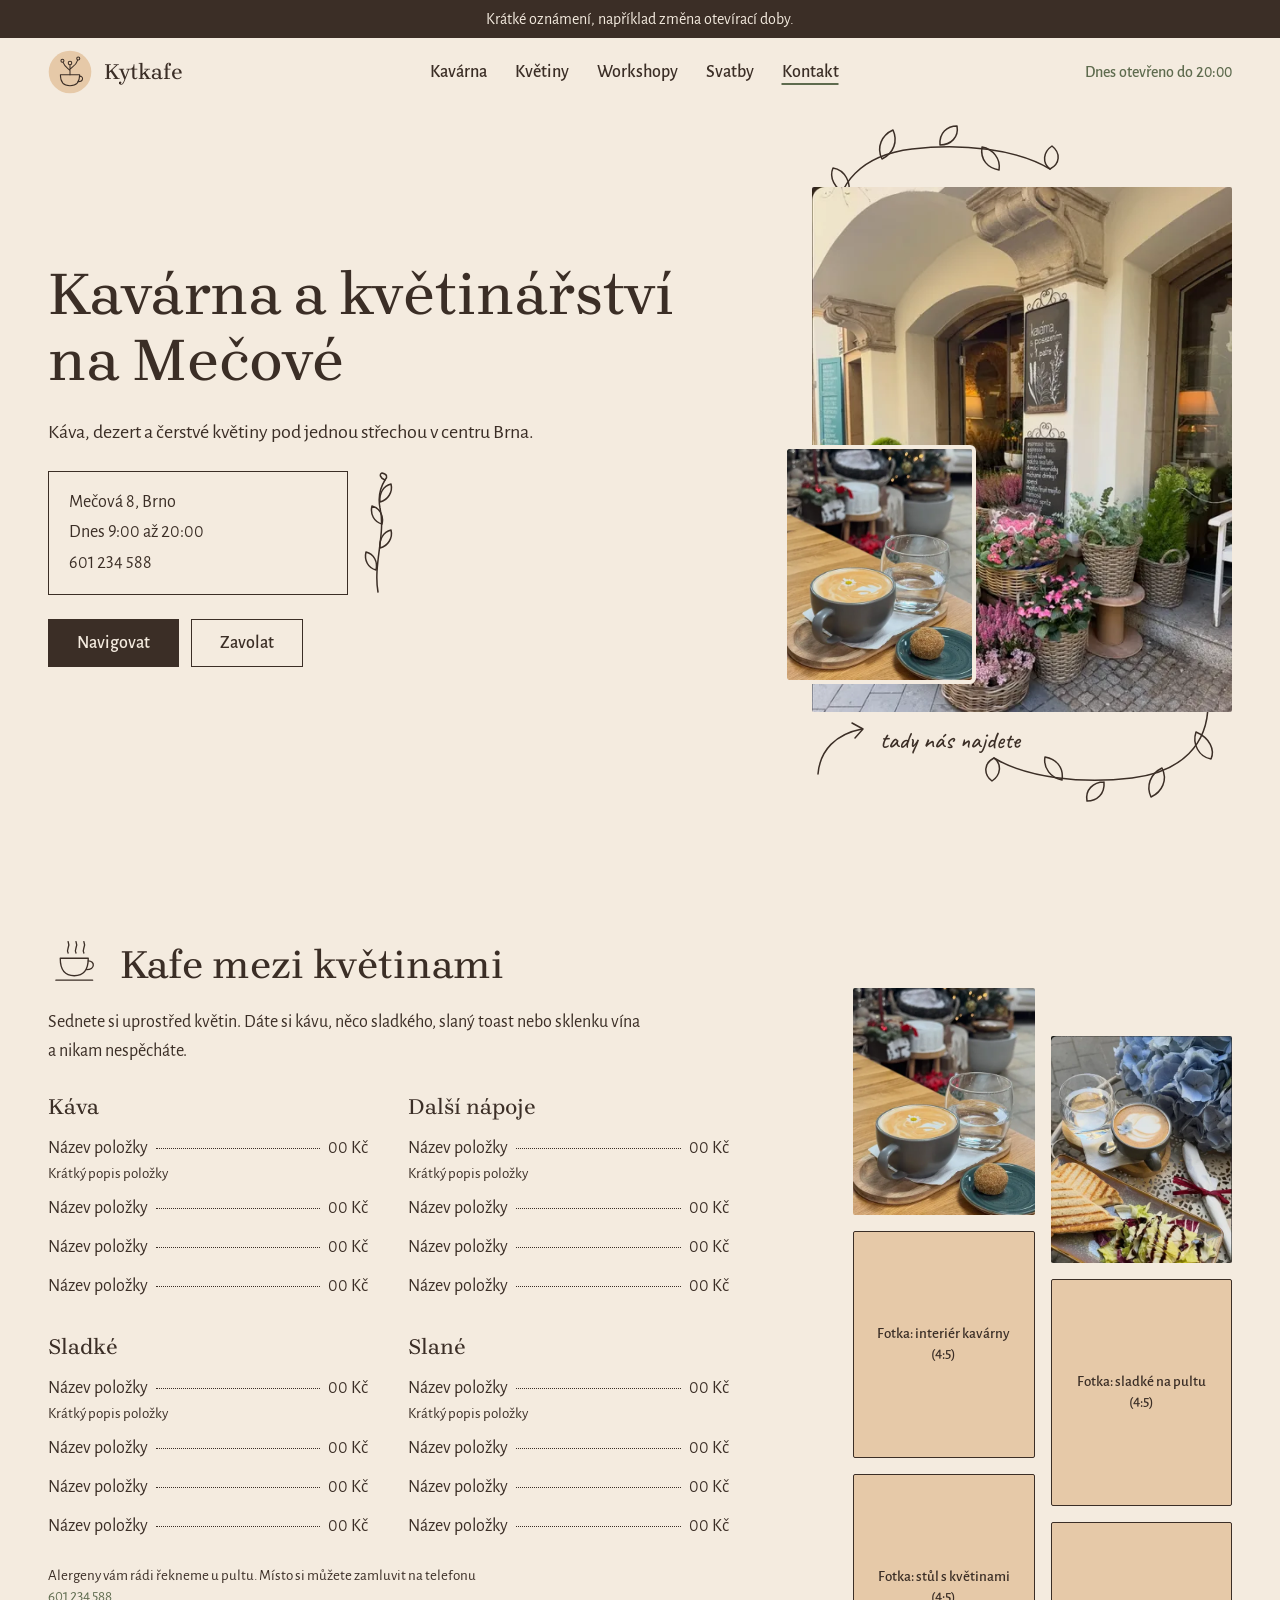
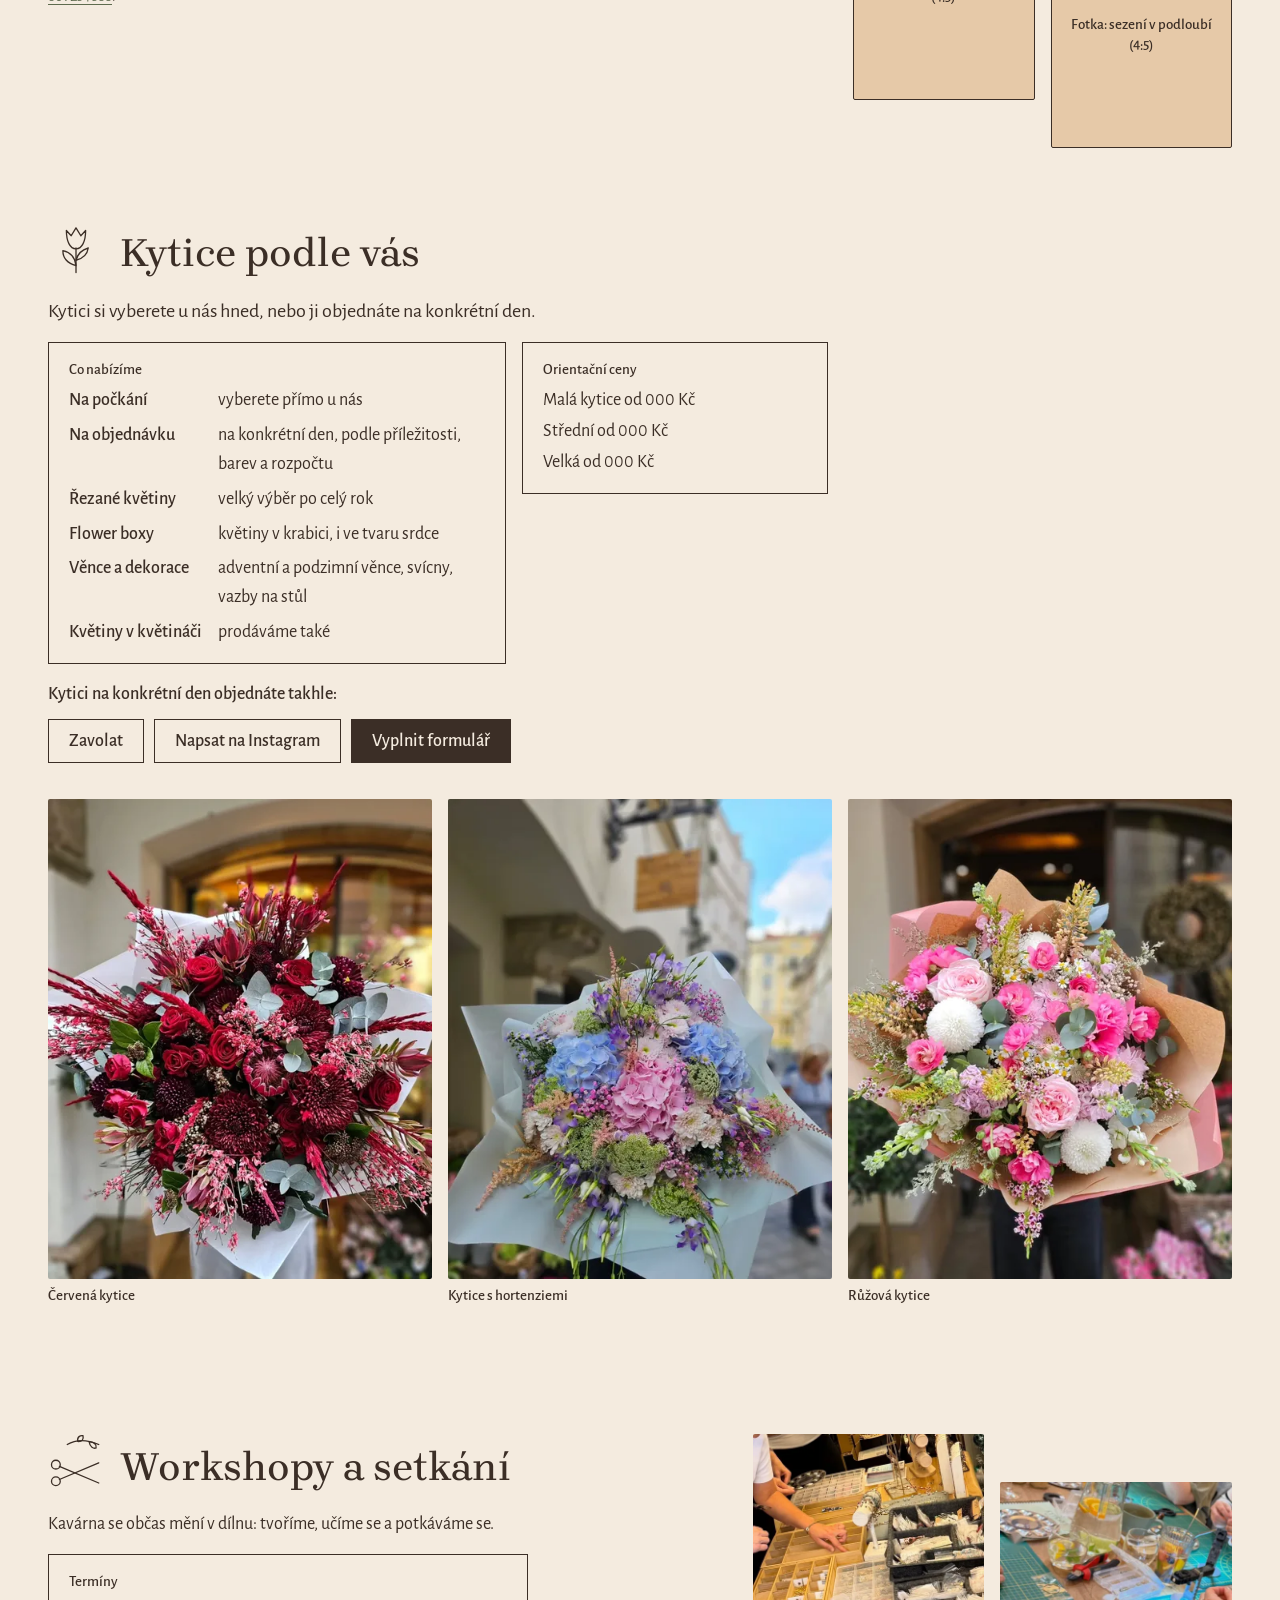
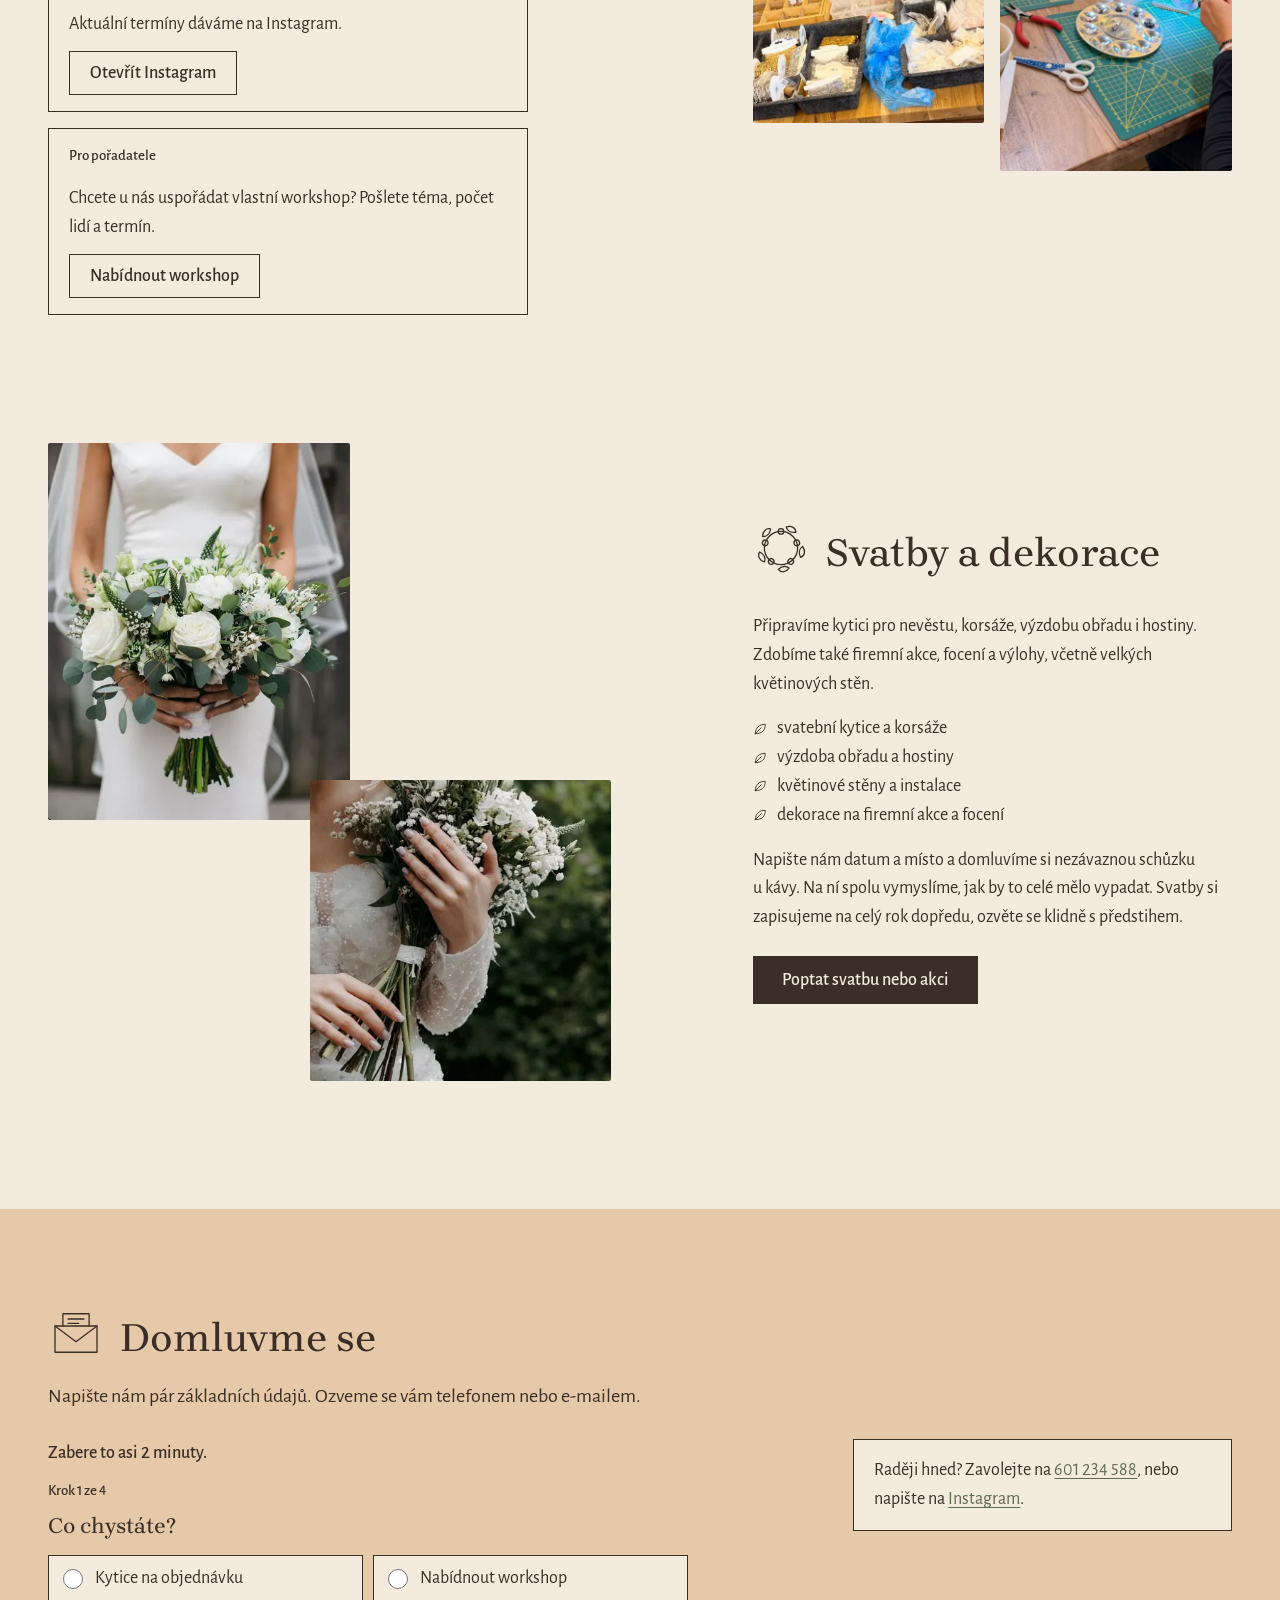
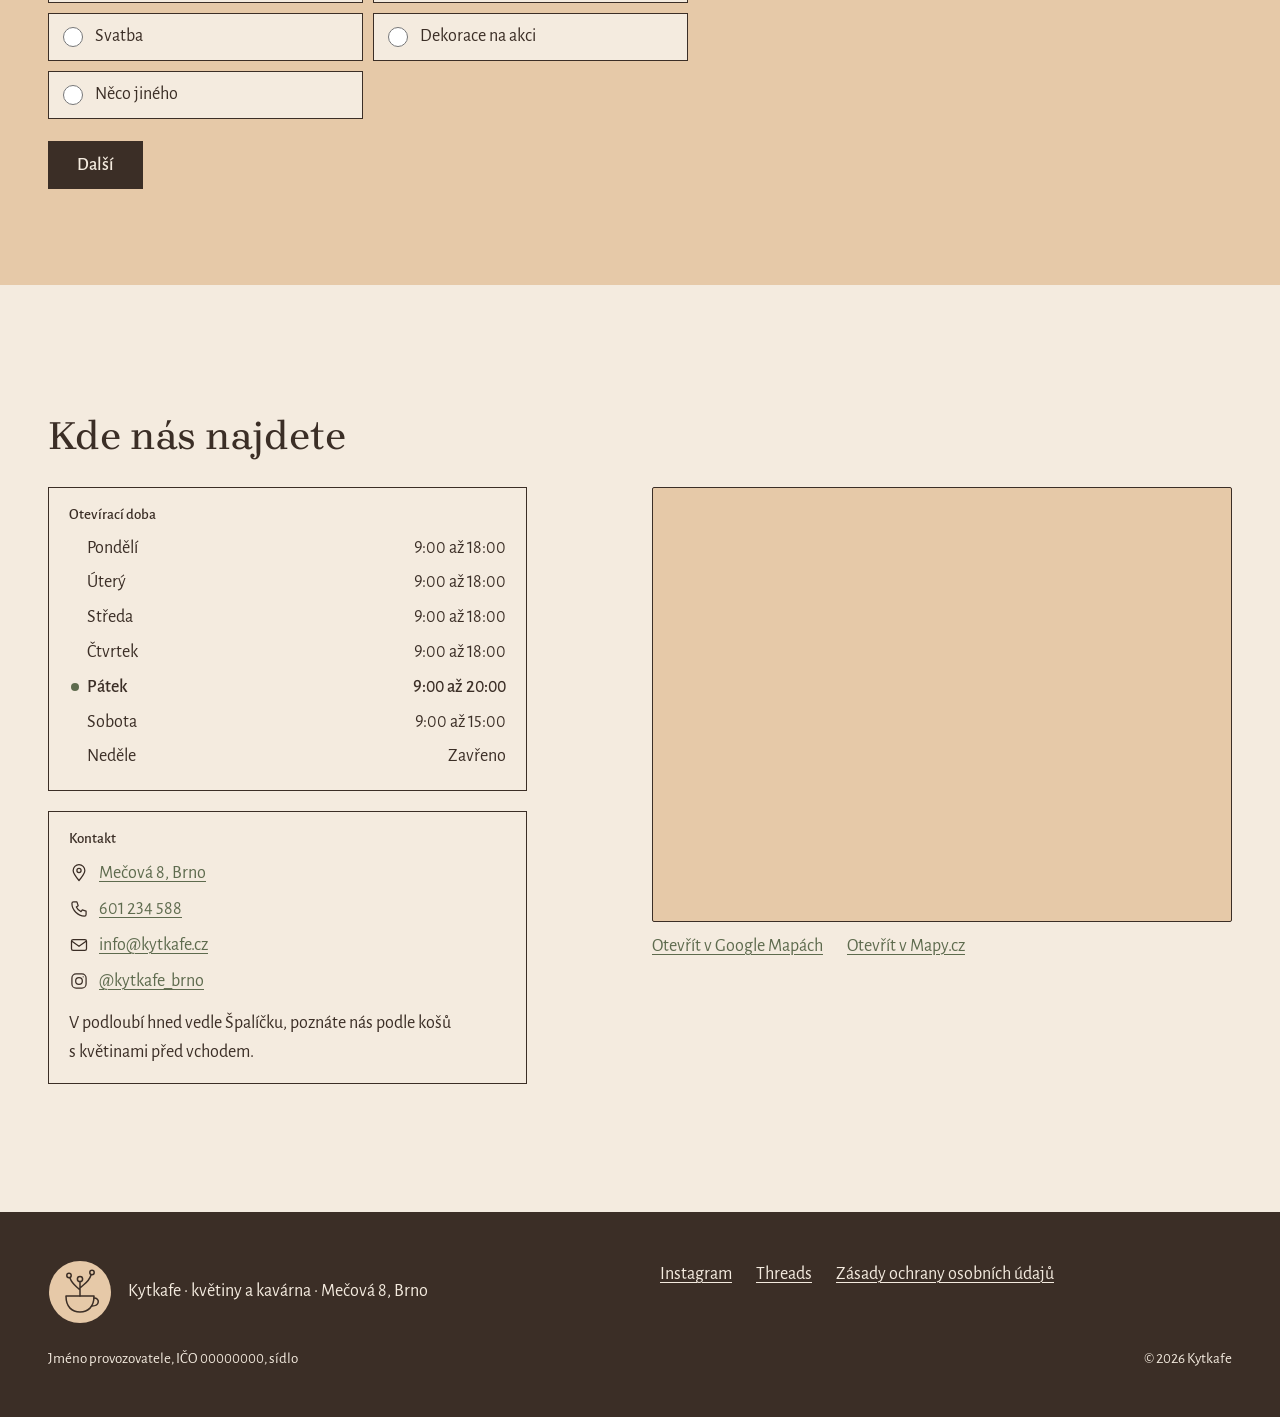
<file: index.html>
<!doctype html>
<html lang="cs">
<head>
<meta charset="utf-8">
<meta name="viewport" content="width=device-width, initial-scale=1">
<title>Kytkafe Brno, kavárna a&nbsp;květinářství na Mečové</title>
<meta name="description" content="Kavárna a květinářství v centru Brna. Káva, dezerty, kytice na počkání i na objednávku, workshopy a svatební floristika. Mečová 8.">
<!-- Demo ukázka: nesmí se indexovat. Odstranit až u ostrého webu. -->
<meta name="robots" content="noindex, nofollow">
<meta name="theme-color" content="#F4EBDF">
<link rel="icon" href="assets/svg/favicon.svg" type="image/svg+xml">
<link rel="preload" href="assets/fonts/brygada-1918-latin-500-normal.woff2" as="font" type="font/woff2" crossorigin>
<link rel="preload" href="assets/fonts/alegreya-sans-latin-400-normal.woff2" as="font" type="font/woff2" crossorigin>
<link rel="stylesheet" href="assets/css/style.css">
<script>document.documentElement.classList.add('js');</script>
<meta property="og:type" content="website">
<meta property="og:locale" content="cs_CZ">
<meta property="og:title" content="Kytkafe Brno, kavárna a květinářství na Mečové">
<meta property="og:description" content="Kavárna a květinářství v centru Brna. Káva, dezerty, kytice na počkání i na objednávku, workshopy a svatební floristika. Mečová 8.">
<meta name="twitter:card" content="summary_large_image">
<script type="application/ld+json">
{
  "@context": "https://schema.org",
  "@type": ["CafeOrCoffeeShop", "Florist"],
  "name": "Kytkafe",
  "description": "Kavárna a květinářství v centru Brna.",
  "telephone": "+420601234588",
  "address": {"@type": "PostalAddress", "streetAddress": "Mečová 8", "addressLocality": "Brno", "addressCountry": "CZ"},
  "sameAs": ["https://www.instagram.com/kytkafe_brno/", "https://www.threads.net/@kytkafe_brno"],
  "openingHoursSpecification": [
    {"@type": "OpeningHoursSpecification", "dayOfWeek": ["Monday", "Tuesday", "Wednesday", "Thursday"], "opens": "09:00", "closes": "18:00"},
    {"@type": "OpeningHoursSpecification", "dayOfWeek": "Friday", "opens": "09:00", "closes": "20:00"},
    {"@type": "OpeningHoursSpecification", "dayOfWeek": "Saturday", "opens": "09:00", "closes": "15:00"}
  ]
}
</script>
</head>
<body>
<a class="skip" href="#obsah">Přeskočit na obsah</a>

<div class="oznameni"><p>Krátké oznámení, například změna otevírací doby.</p></div>

<header class="hlavicka">
  <div class="obal hlavicka-vnitrek">
    <a class="logo-odkaz" href="#" aria-label="Kytkafe, zpět nahoru"><svg class="kresba" width="44" height="44" aria-hidden="true" focusable="false"><use href="assets/svg/kresby.svg#logo"/></svg><span>Kytkafe</span></a>
    <button class="menu-tlacitko" type="button" aria-label="Menu" aria-expanded="false" aria-controls="nav"><span class="menu-ikona" aria-hidden="true"></span></button>
    <p class="stav" data-stav-otevreni></p>
    <nav class="nav" id="nav" aria-label="Hlavní navigace">
      <ul class="nav-odkazy">
        <li><a href="#kavarna">Kavárna</a></li>
        <li><a href="#kvetiny">Květiny</a></li>
        <li><a href="#workshopy">Workshopy</a></li>
        <li><a href="#svatby">Svatby</a></li>
        <li><a href="#kontakt">Kontakt</a></li>
      </ul>
      <div class="nav-rychle">
        <a class="btn btn-vedlejsi" href="tel:+420601234588">Zavolat</a>
        <a class="btn btn-hlavni" href="https://www.google.com/maps/dir/?api=1&amp;destination=Me%C4%8Dov%C3%A1%208%2C%20Brno">Navigovat</a>
      </div>
    </nav>
  </div>
</header>

<main id="obsah">

  <!-- ===== 7.2 Úvod ===== -->
  <section class="uvod" aria-labelledby="nadpis-uvod">
    <div class="obal uvod-mrizka">
      <div class="uvod-text">
        <h1 id="nadpis-uvod">Kavárna a&nbsp;květinářství na Mečové</h1>
        <p class="perex">Káva, dezert a&nbsp;čerstvé květiny pod jednou střechou v&nbsp;centru Brna.</p>
        <div class="uvod-stitek">
          <div class="stitek">
            <ul class="stitek-radky">
              <li>Mečová 8, Brno</li>
              <li data-dnes>Dnes 9:00 až 18:00</li>
              <li>601&nbsp;234&nbsp;588</li>
            </ul>
          </div>
          <svg class="kresba uvod-vetvicka" width="40" height="122" aria-hidden="true" focusable="false"><use href="assets/svg/kresby.svg#vetvicka-svisla"/></svg>
        </div>
        <div class="tlacitka">
          <a class="btn btn-hlavni" href="https://www.google.com/maps/dir/?api=1&amp;destination=Me%C4%8Dov%C3%A1%208%2C%20Brno">Navigovat</a>
          <a class="btn btn-vedlejsi" href="tel:+420601234588">Zavolat</a>
        </div>
      </div>
      <div class="uvod-foto">
        <svg class="kresba stonek stonek-horni" aria-hidden="true" focusable="false" width="260" height="100"><use href="assets/svg/kresby.svg#stonek"/></svg>
        <figure class="foto uvod-foto-velka">
          <img src="assets/img/uvod-vyloha-960.webp" srcset="assets/img/uvod-vyloha-480.webp 480w, assets/img/uvod-vyloha-960.webp 960w" sizes="(min-width: 720px) 420px, 45vw" width="960" height="1200" alt="Výloha Kytkafe v podloubí na Mečové: proutěné koše s květinami před vchodem a křídové tabule" fetchpriority="high">
        </figure>
        <figure class="foto uvod-foto-mala">
          <img src="assets/img/kavarna-1-480.webp" srcset="assets/img/kavarna-1-480.webp 480w, assets/img/kavarna-1-960.webp 960w" sizes="(min-width: 720px) 190px, 45vw" width="960" height="1200" alt="Latte s kopretinou v pěně, sklenice vody a zákusek na dřevěném tácku">
        </figure>
        <div class="uvod-poznamka">
          <svg class="kresba sipka" width="60" height="60" aria-hidden="true" focusable="false"><use href="assets/svg/kresby.svg#sipka"/></svg>
          <p class="poznamka">tady nás najdete</p>
        </div>
        <svg class="kresba stonek stonek-dolni" aria-hidden="true" focusable="false" width="260" height="100"><use href="assets/svg/kresby.svg#stonek-dole"/></svg>
      </div>
    </div>
  </section>

  <!-- ===== 7.3 Kavárna ===== -->
  <section id="kavarna" aria-labelledby="nadpis-kavarna">
    <div class="obal kavarna-mrizka">
      <div class="kavarna-intro">
        <div class="sekce-hlava"><svg class="kresba" width="56" height="56" aria-hidden="true" focusable="false"><use href="assets/svg/kresby.svg#salek"/></svg><h2 id="nadpis-kavarna">Kafe mezi květinami</h2></div>
        <p>Sednete si uprostřed květin. Dáte si kávu, něco sladkého, slaný toast nebo sklenku vína a&nbsp;nikam nespěcháte.</p>
      </div>
      <!-- Fotky: na desktopu dva sloupce (pravý posunutý dolů), na užších šířkách karusel po jedné fotce s čárkami pod ním -->
      <div class="kavarna-fotky karusel" tabindex="0" role="group" aria-label="Fotky z kavárny, posouvejte vodorovně">
        <figure class="foto ">
          <img src="assets/img/kavarna-1-960.webp" srcset="assets/img/kavarna-1-480.webp 480w, assets/img/kavarna-1-960.webp 960w" sizes="(min-width: 1080px) 20vw, 45vw" width="960" height="1200" alt="Latte s kopretinou v pěně, sklenice vody a zákusek na dřevěném tácku" loading="lazy">
        </figure>
        <figure class="foto ">
          <img src="assets/img/kavarna-2-960.webp" srcset="assets/img/kavarna-2-480.webp 480w, assets/img/kavarna-2-960.webp 960w" sizes="(min-width: 1080px) 20vw, 45vw" width="960" height="1200" alt="Cappuccino s lístkem hortenzie, opečený toast se salátem a modré hortenzie na stole" loading="lazy">
        </figure>
        <figure class="foto ">
          <div class="foto-zastupny pomer-4-5" role="img" aria-label="Zástupný blok: interiér kavárny">Fotka: interiér kavárny (4:5)</div>
        </figure>
        <figure class="foto ">
          <div class="foto-zastupny pomer-4-5" role="img" aria-label="Zástupný blok: sladké na pultu">Fotka: sladké na pultu (4:5)</div>
        </figure>
        <figure class="foto ">
          <div class="foto-zastupny pomer-4-5" role="img" aria-label="Zástupný blok: stůl s květinami">Fotka: stůl s&nbsp;květinami (4:5)</div>
        </figure>
        <figure class="foto ">
          <div class="foto-zastupny pomer-4-5" role="img" aria-label="Zástupný blok: sezení v podloubí">Fotka: sezení v&nbsp;podloubí (4:5)</div>
        </figure>
      </div>
      <div class="karusel-carky" aria-hidden="true">
        <svg class="kresba vetvicka vetvicka-leva" width="78" height="30" focusable="false"><use href="assets/svg/kresby.svg#vetvicka"/></svg>
        <div class="carky"></div>
        <svg class="kresba vetvicka" width="78" height="30" focusable="false"><use href="assets/svg/kresby.svg#vetvicka"/></svg>
      </div>
      <div class="kavarna-menu">
        <div class="menu-kategorie">
        <div>
          <h3>Káva</h3>
          <ul>
            <li class="menu-polozka">
              <div class="menu-radek"><span>Název položky</span><span class="tecky" aria-hidden="true"></span><span>00&nbsp;Kč</span></div>
              <p class="menu-popis">Krátký popis položky</p>
            </li>
            <li class="menu-polozka">
              <div class="menu-radek"><span>Název položky</span><span class="tecky" aria-hidden="true"></span><span>00&nbsp;Kč</span></div>
            </li>
            <li class="menu-polozka">
              <div class="menu-radek"><span>Název položky</span><span class="tecky" aria-hidden="true"></span><span>00&nbsp;Kč</span></div>
            </li>
            <li class="menu-polozka">
              <div class="menu-radek"><span>Název položky</span><span class="tecky" aria-hidden="true"></span><span>00&nbsp;Kč</span></div>
            </li>
          </ul>
        </div>
        <div>
          <h3>Další nápoje</h3>
          <ul>
            <li class="menu-polozka">
              <div class="menu-radek"><span>Název položky</span><span class="tecky" aria-hidden="true"></span><span>00&nbsp;Kč</span></div>
              <p class="menu-popis">Krátký popis položky</p>
            </li>
            <li class="menu-polozka">
              <div class="menu-radek"><span>Název položky</span><span class="tecky" aria-hidden="true"></span><span>00&nbsp;Kč</span></div>
            </li>
            <li class="menu-polozka">
              <div class="menu-radek"><span>Název položky</span><span class="tecky" aria-hidden="true"></span><span>00&nbsp;Kč</span></div>
            </li>
            <li class="menu-polozka">
              <div class="menu-radek"><span>Název položky</span><span class="tecky" aria-hidden="true"></span><span>00&nbsp;Kč</span></div>
            </li>
          </ul>
        </div>
        <div>
          <h3>Sladké</h3>
          <ul>
            <li class="menu-polozka">
              <div class="menu-radek"><span>Název položky</span><span class="tecky" aria-hidden="true"></span><span>00&nbsp;Kč</span></div>
              <p class="menu-popis">Krátký popis položky</p>
            </li>
            <li class="menu-polozka">
              <div class="menu-radek"><span>Název položky</span><span class="tecky" aria-hidden="true"></span><span>00&nbsp;Kč</span></div>
            </li>
            <li class="menu-polozka">
              <div class="menu-radek"><span>Název položky</span><span class="tecky" aria-hidden="true"></span><span>00&nbsp;Kč</span></div>
            </li>
            <li class="menu-polozka">
              <div class="menu-radek"><span>Název položky</span><span class="tecky" aria-hidden="true"></span><span>00&nbsp;Kč</span></div>
            </li>
          </ul>
        </div>
        <div>
          <h3>Slané</h3>
          <ul>
            <li class="menu-polozka">
              <div class="menu-radek"><span>Název položky</span><span class="tecky" aria-hidden="true"></span><span>00&nbsp;Kč</span></div>
              <p class="menu-popis">Krátký popis položky</p>
            </li>
            <li class="menu-polozka">
              <div class="menu-radek"><span>Název položky</span><span class="tecky" aria-hidden="true"></span><span>00&nbsp;Kč</span></div>
            </li>
            <li class="menu-polozka">
              <div class="menu-radek"><span>Název položky</span><span class="tecky" aria-hidden="true"></span><span>00&nbsp;Kč</span></div>
            </li>
            <li class="menu-polozka">
              <div class="menu-radek"><span>Název položky</span><span class="tecky" aria-hidden="true"></span><span>00&nbsp;Kč</span></div>
            </li>
          </ul>
        </div>
        </div>
        <p class="menu-poznamka mala">Alergeny vám rádi řekneme u&nbsp;pultu. Místo si můžete zamluvit na telefonu <a href="tel:+420601234588">601&nbsp;234&nbsp;588</a>.</p>
      </div>
    </div>
  </section>

  <!-- ===== 7.4 Květiny ===== -->
  <section id="kvetiny" aria-labelledby="nadpis-kvetiny">
    <div class="obal sekce-text">
      <div class="sekce-hlava"><svg class="kresba" width="56" height="56" aria-hidden="true" focusable="false"><use href="assets/svg/kresby.svg#tulipan"/></svg><h2 id="nadpis-kvetiny">Kytice podle vás</h2></div>
      <p class="perex">Kytici si vyberete u&nbsp;nás hned, nebo ji objednáte na konkrétní den.</p>
      <div class="kv-info">
        <div class="stitek">
          <p class="stitek-popisek">Co nabízíme</p>
          <dl class="stitek-tabulka">
            <dt>Na počkání</dt><dd>vyberete přímo u&nbsp;nás</dd>
            <dt>Na objednávku</dt><dd>na konkrétní den, podle příležitosti, barev a&nbsp;rozpočtu</dd>
            <dt>Řezané květiny</dt><dd>velký výběr po celý rok</dd>
            <dt>Flower boxy</dt><dd>květiny v&nbsp;krabici, i&nbsp;ve tvaru srdce</dd>
            <dt>Věnce a&nbsp;dekorace</dt><dd>adventní a&nbsp;podzimní věnce, svícny, vazby na stůl</dd>
            <dt>Květiny v&nbsp;květináči</dt><dd>prodáváme také</dd>
          </dl>
        </div>
        <div class="stitek ceny">
          <p class="stitek-popisek">Orientační ceny</p>
          <ul class="stitek-radky">
            <li>Malá kytice od 000&nbsp;Kč</li>
            <li>Střední od 000&nbsp;Kč</li>
            <li>Velká od 000&nbsp;Kč</li>
          </ul>
        </div>
      </div>
      <div class="objednat">
        <p class="objednat-nadpis">Kytici na konkrétní den objednáte takhle:</p>
        <div class="tlacitka-rada">
          <a class="btn btn-vedlejsi btn-male" href="tel:+420601234588">Zavolat</a>
          <a class="btn btn-vedlejsi btn-male" href="https://ig.me/m/kytkafe_brno">Napsat na Instagram</a>
          <a class="btn btn-hlavni btn-male" href="?typ=kytice#napiste">Vyplnit formulář</a>
        </div>
      </div>
    </div>
    <div class="obal">
      <div class="pas karusel" tabindex="0" role="group" aria-label="Fotky kytic, posouvejte vodorovně">
        <figure class="foto ">
          <img src="assets/img/kvetiny-1-960.webp" srcset="assets/img/kvetiny-1-480.webp 480w, assets/img/kvetiny-1-960.webp 960w" sizes="(min-width: 720px) 32vw, 92vw" width="960" height="1200" alt="Velká kytice v červených odstínech s růžemi, proteou a eukalyptem" loading="lazy">
          <figcaption>Červená kytice</figcaption>
        </figure>
        <figure class="foto ">
          <img src="assets/img/kvetiny-2-960.webp" srcset="assets/img/kvetiny-2-480.webp 480w, assets/img/kvetiny-2-960.webp 960w" sizes="(min-width: 720px) 32vw, 92vw" width="960" height="1200" alt="Kytice s modrými a růžovými hortenziemi v mátově zeleném balicím papíru" loading="lazy">
          <figcaption>Kytice s&nbsp;hortenziemi</figcaption>
        </figure>
        <figure class="foto ">
          <img src="assets/img/kvetiny-3-960.webp" srcset="assets/img/kvetiny-3-480.webp 480w, assets/img/kvetiny-3-960.webp 960w" sizes="(min-width: 720px) 32vw, 92vw" width="960" height="1200" alt="Růžová kytice s růžemi a bílými chryzantémami v kraftovém papíru" loading="lazy">
          <figcaption>Růžová kytice</figcaption>
        </figure>
      </div>
      <div class="karusel-carky" aria-hidden="true">
        <svg class="kresba vetvicka vetvicka-leva" width="78" height="30" focusable="false"><use href="assets/svg/kresby.svg#vetvicka"/></svg>
        <div class="carky"></div>
        <svg class="kresba vetvicka" width="78" height="30" focusable="false"><use href="assets/svg/kresby.svg#vetvicka"/></svg>
      </div>
    </div>
  </section>

  <!-- ===== 7.5 Workshopy a setkání (jen informační, bez termínů a přihlašování) ===== -->
  <section id="workshopy" aria-labelledby="nadpis-workshopy">
    <div class="obal workshopy-mrizka">
      <div class="workshopy-text sekce-text">
        <div class="sekce-hlava"><svg class="kresba" width="56" height="56" aria-hidden="true" focusable="false"><use href="assets/svg/kresby.svg#nuzky"/></svg><h2 id="nadpis-workshopy">Workshopy a&nbsp;setkání</h2></div>
        <p>Kavárna se občas mění v&nbsp;dílnu: tvoříme, učíme se a&nbsp;potkáváme se.</p>
        <div class="stitek stitek-akce">
          <p class="stitek-popisek">Termíny</p>
          <p>Aktuální termíny dáváme na Instagram.</p>
          <a class="btn btn-vedlejsi btn-male" href="https://www.instagram.com/kytkafe_brno/">Otevřít Instagram</a>
        </div>
        <div class="stitek stitek-akce">
          <p class="stitek-popisek">Pro pořadatele</p>
          <p>Chcete u&nbsp;nás uspořádat vlastní workshop? Pošlete téma, počet lidí a&nbsp;termín.</p>
          <a class="btn btn-vedlejsi btn-male" href="?typ=workshop#napiste">Nabídnout workshop</a>
        </div>
      </div>
      <div class="workshopy-fotky">
        <figure class="foto ">
          <img src="assets/img/workshopy-1-960.webp" srcset="assets/img/workshopy-1-480.webp 480w, assets/img/workshopy-1-960.webp 960w" sizes="(min-width: 1080px) 20vw, 45vw" width="960" height="1200" alt="Stůl s krabičkami a materiálem na tvoření při workshopu" loading="lazy">
        </figure>
        <figure class="foto ">
          <img src="assets/img/workshopy-2-960.webp" srcset="assets/img/workshopy-2-480.webp 480w, assets/img/workshopy-2-960.webp 960w" sizes="(min-width: 1080px) 20vw, 45vw" width="960" height="1200" alt="Pracovní stůl při workshopu: řezací podložky, kleště, nůžky a sklenice s limonádou" loading="lazy">
        </figure>
      </div>
    </div>
  </section>

  <!-- ===== 7.6 Svatby a dekorace ===== -->
  <section id="svatby" aria-labelledby="nadpis-svatby">
    <div class="obal svatby-mrizka">
      <div class="svatby-text sekce-text">
        <div class="sekce-hlava"><svg class="kresba" width="56" height="56" aria-hidden="true" focusable="false"><use href="assets/svg/kresby.svg#venecek"/></svg><h2 id="nadpis-svatby">Svatby a&nbsp;dekorace</h2></div>
        <p>Připravíme kytici pro nevěstu, korsáže, výzdobu obřadu i&nbsp;hostiny. Zdobíme také firemní akce, focení a&nbsp;výlohy, včetně velkých květinových stěn.</p>
        <ul class="seznam-listky">
          <li><svg class="kresba" width="14" height="14" aria-hidden="true" focusable="false"><use href="assets/svg/kresby.svg#listek"/></svg>svatební kytice a&nbsp;korsáže</li>
          <li><svg class="kresba" width="14" height="14" aria-hidden="true" focusable="false"><use href="assets/svg/kresby.svg#listek"/></svg>výzdoba obřadu a&nbsp;hostiny</li>
          <li><svg class="kresba" width="14" height="14" aria-hidden="true" focusable="false"><use href="assets/svg/kresby.svg#listek"/></svg>květinové stěny a&nbsp;instalace</li>
          <li><svg class="kresba" width="14" height="14" aria-hidden="true" focusable="false"><use href="assets/svg/kresby.svg#listek"/></svg>dekorace na firemní akce a&nbsp;focení</li>
        </ul>
        <p>Napište nám datum a&nbsp;místo a&nbsp;domluvíme si nezávaznou schůzku u&nbsp;kávy. Na ní spolu vymyslíme, jak by to celé mělo vypadat. Svatby si zapisujeme na celý rok dopředu, ozvěte se klidně s&nbsp;předstihem.</p>
        <a class="btn btn-hlavni" href="?typ=svatba#napiste">Poptat svatbu nebo akci</a>
      </div>
      <div class="svatby-fotky">
        <figure class="foto velka">
          <img src="assets/img/svatby-1-960.webp" srcset="assets/img/svatby-1-480.webp 480w, assets/img/svatby-1-960.webp 960w" sizes="(min-width: 1080px) 30vw, 66vw" width="960" height="1200" alt="Nevěsta drží bílou svatební kytici z růží a eukalyptu" loading="lazy">
        </figure>
        <figure class="foto mala-foto">
          <img src="assets/img/svatby-2-960.webp" srcset="assets/img/svatby-2-480.webp 480w, assets/img/svatby-2-960.webp 960w" sizes="(min-width: 1080px) 20vw, 38vw" width="960" height="960" alt="Detail malé svatební kytice z bílých květů v rukou nevěsty" loading="lazy">
        </figure>
      </div>
    </div>
  </section>

  <!-- ===== 7.7 Domluvme se (formulář) ===== -->
  <section class="napiste" id="napiste" tabindex="-1" aria-labelledby="nadpis-napiste">
    <div class="obal napiste-mrizka">
      <div class="napiste-uvod sekce-text">
        <div class="sekce-hlava"><svg class="kresba" width="56" height="56" aria-hidden="true" focusable="false"><use href="assets/svg/kresby.svg#obalka"/></svg><h2 id="nadpis-napiste">Domluvme se</h2></div>
        <p class="perex">Napište nám pár základních údajů. Ozveme se vám telefonem nebo e-mailem.</p>
      </div>
      <aside class="napiste-vedle stitek">
        <p>Raději hned? Zavolejte na <a href="tel:+420601234588">601&nbsp;234&nbsp;588</a>, nebo napište na <a href="https://ig.me/m/kytkafe_brno">Instagram</a>.</p>
      </aside>

      <p class="cas napiste-cas">Zabere to asi 2 minuty.</p>
      <form class="formular" id="formular" action="#napiste" method="get" novalidate>
        <p class="krok-stav mala" id="krok-stav"></p>

        <!-- Formulář má čtyři kroky. S JavaScriptem je vidět vždy jeden, bez něj všechny pod sebou. -->
        <fieldset class="krok" data-krok="1" tabindex="-1">
          <legend>Co chystáte?</legend>
          <div id="typ-skupina" tabindex="-1" aria-describedby="chyba-typ">
            <div class="volby">
          <label class="volba"><input type="radio" name="typ" value="kytice"> Kytice na objednávku</label>
          <label class="volba"><input type="radio" name="typ" value="workshop"> Nabídnout workshop</label>
          <label class="volba"><input type="radio" name="typ" value="svatba"> Svatba</label>
          <label class="volba"><input type="radio" name="typ" value="dekorace"> Dekorace na akci</label>
          <label class="volba"><input type="radio" name="typ" value="jine"> Něco jiného</label>
            </div>
          </div>
          <p class="chyba" id="chyba-typ"></p>
        </fieldset>

        <fieldset class="krok" data-krok="2" tabindex="-1">
          <legend>Jméno</legend>
          <div>
            <label class="pole-popisek" for="jmeno">Jak se jmenujete?</label>
            <input type="text" id="jmeno" name="jmeno" autocomplete="name" required aria-describedby="chyba-jmeno">
            <p class="chyba" id="chyba-jmeno"></p>
          </div>
        </fieldset>

        <fieldset class="krok" data-krok="3" tabindex="-1">
          <legend>Telefon nebo e-mail</legend>
          <div class="dva">
            <div>
              <label class="pole-popisek" for="telefon">Telefon</label>
              <input type="tel" id="telefon" name="telefon" autocomplete="tel" aria-describedby="chyba-kontakt napoveda-kontakt">
            </div>
            <div>
              <label class="pole-popisek" for="email">E-mail</label>
              <input type="email" id="email" name="email" autocomplete="email" aria-describedby="chyba-kontakt napoveda-kontakt">
            </div>
          </div>
          <p class="chyba" id="chyba-kontakt"></p>
          <p class="napoveda" id="napoveda-kontakt">Stačí jedno, podle toho, jak se vám líp odpovídá.</p>
        </fieldset>

        <fieldset class="krok" data-krok="4" tabindex="-1">
          <legend>Podrobnosti a&nbsp;zpráva</legend>
          <!-- Pole podle typu poptávky. Bez JavaScriptu jsou vidět všechna, s nadpisem typu. -->
          <div class="skupina" data-typ="kytice">
            <p class="skupina-nadpis">Kytice na objednávku</p>
            
        <div>
          <label class="pole-popisek" for="kdy">Na kdy</label>
          <input type="date" id="kdy" name="kdy" aria-describedby="chyba-kdy" data-req>
        <p class="chyba" id="chyba-kdy"></p>
        </div>
            
        <div>
          <label class="pole-popisek" for="prilezitost">Příležitost</label>
          <input type="text" id="prilezitost" name="prilezitost">
        </div>
            
        <div>
          <label class="pole-popisek" for="rozpocet-kytice">Přibližný rozpočet</label>
          <select id="rozpocet-kytice" name="rozpocet_kytice"><option value="">Vyberte</option><option value="do-500">do 500&nbsp;Kč</option><option value="500-1000">500 až 1&nbsp;000&nbsp;Kč</option><option value="1000-2000">1&nbsp;000 až 2&nbsp;000&nbsp;Kč</option><option value="vic">víc</option><option value="nevim">nevím</option></select>
        </div>
          </div>

          <div class="skupina" data-typ="workshop">
            <p class="skupina-nadpis">Nabídnout workshop</p>
            
        <div>
          <label class="pole-popisek" for="tema">Téma workshopu</label>
          <input type="text" id="tema" name="tema">
        </div>
            
        <div>
          <label class="pole-popisek" for="ucastnici">Přibližný počet účastníků</label>
          <input type="number" id="ucastnici" name="ucastnici" min="1" inputmode="numeric">
        </div>
            
        <div>
          <label class="pole-popisek" for="termin">Kdy by se vám hodilo</label>
          <input type="text" id="termin" name="termin">
        </div>
            
        <div>
          <label class="pole-popisek" for="odkaz">Web nebo Instagram pořadatele</label>
          <input type="text" id="odkaz" name="odkaz">
        </div>
          </div>

          <div class="skupina" data-typ="svatba">
            <p class="skupina-nadpis">Svatba</p>
            
        <div>
          <label class="pole-popisek" for="datum-svatby">Datum svatby</label>
          <input type="date" id="datum-svatby" name="datum_svatby">
        </div>
            
        <div>
          <label class="pole-popisek" for="misto-svatby">Místo</label>
          <input type="text" id="misto-svatby" name="misto_svatby">
        </div>
            
        <div>
          <label class="pole-popisek" for="hoste">Přibližný počet hostů</label>
          <input type="number" id="hoste" name="hoste" min="1" inputmode="numeric">
        </div>
            <fieldset>
              <legend>Co potřebujete</legend>
              <div class="volby">
            <label class="volba"><input type="checkbox" name="potreby[]" value="kytice-nevesta"> kytice pro nevěstu</label>
            <label class="volba"><input type="checkbox" name="potreby[]" value="korsaze"> korsáže</label>
            <label class="volba"><input type="checkbox" name="potreby[]" value="vyzdoba-obradu"> výzdoba obřadu</label>
            <label class="volba"><input type="checkbox" name="potreby[]" value="vyzdoba-hostiny"> výzdoba hostiny</label>
            <label class="volba"><input type="checkbox" name="potreby[]" value="jine"> jiné</label>
              </div>
            </fieldset>
            
        <div>
          <label class="pole-popisek" for="rozpocet-svatby">Přibližný rozpočet</label>
          <input type="text" id="rozpocet-svatby" name="rozpocet_svatby">
        </div>
          </div>

          <div class="skupina" data-typ="dekorace">
            <p class="skupina-nadpis">Dekorace na akci</p>
            
        <div>
          <label class="pole-popisek" for="datum-dekorace">Datum</label>
          <input type="date" id="datum-dekorace" name="datum_dekorace">
        </div>
            
        <div>
          <label class="pole-popisek" for="misto-dekorace">Místo</label>
          <input type="text" id="misto-dekorace" name="misto_dekorace">
        </div>
            
        <div>
          <label class="pole-popisek" for="druh-akce">O&nbsp;jakou akci jde</label>
          <input type="text" id="druh-akce" name="druh_akce">
        </div>
          </div>

          <div>
            <label class="pole-popisek" for="zprava">Zpráva (nepovinné)</label>
            <textarea id="zprava" name="zprava" rows="4" placeholder="Barvy, oblíbené květiny, komu je kytice určená…"></textarea>
          </div>
          <p class="mala">Údaje použijeme jen k&nbsp;tomu, abychom se s&nbsp;vámi domluvili. Více v <a href="zasady.html">zásadách ochrany osobních údajů</a>.</p>
        </fieldset>

        <!-- Ochrana proti spamu: skrytý honeypot. Minimální čas vyplnění a limit odeslání řeší až server ve fázi 2. -->
        <div class="pasti" aria-hidden="true"><label>Toto pole nechte prázdné <input type="text" name="web" tabindex="-1" autocomplete="off"></label></div>

        <div class="kroky-tlacitka">
          <button class="btn btn-vedlejsi" type="button" id="krok-zpet" hidden>Zpět</button>
          <button class="btn btn-hlavni" type="submit" id="krok-dalsi">Odeslat</button>
        </div>
        <p class="mala demo-poznamka" id="demo-poznamka">Ukázka webu. Formulář zatím nic neodesílá.</p>
      </form>
    </div>
  </section>

  <!-- ===== 7.8 Kontakt ===== -->
  <section id="kontakt" aria-labelledby="nadpis-kontakt">
    <div class="obal">
      <h2 id="nadpis-kontakt">Kde nás najdete</h2>
      <div class="kontakt-mrizka" style="margin-top:28px">
        <div class="kontakt-stitky">
          <div class="stitek">
            <p class="stitek-popisek">Otevírací doba</p>
            <table class="hodiny">
              <caption class="skryty">Otevírací doba po dnech</caption>
              <tbody>
                <tr data-den="1"><th scope="row">Pondělí</th><td>9:00 až 18:00</td></tr>
                <tr data-den="2"><th scope="row">Úterý</th><td>9:00 až 18:00</td></tr>
                <tr data-den="3"><th scope="row">Středa</th><td>9:00 až 18:00</td></tr>
                <tr data-den="4"><th scope="row">Čtvrtek</th><td>9:00 až 18:00</td></tr>
                <tr data-den="5"><th scope="row">Pátek</th><td>9:00 až 20:00</td></tr>
                <tr data-den="6"><th scope="row">Sobota</th><td>9:00 až 15:00</td></tr>
                <tr data-den="7"><th scope="row">Neděle</th><td>Zavřeno</td></tr>
              </tbody>
            </table>
          </div>
          <div class="stitek">
            <p class="stitek-popisek">Kontakt</p>
            <ul class="kontakt-radky">
              <li><svg class="kresba" width="20" height="20" aria-hidden="true" focusable="false"><use href="assets/svg/kresby.svg#ikona-mapa"/></svg><a href="https://www.google.com/maps/search/?api=1&amp;query=Me%C4%8Dov%C3%A1%208%2C%20Brno">Mečová 8, Brno</a></li>
              <li><svg class="kresba" width="20" height="20" aria-hidden="true" focusable="false"><use href="assets/svg/kresby.svg#ikona-telefon"/></svg><a href="tel:+420601234588">601&nbsp;234&nbsp;588</a></li>
              <li><svg class="kresba" width="20" height="20" aria-hidden="true" focusable="false"><use href="assets/svg/kresby.svg#ikona-email"/></svg><a href="mailto:info@kytkafe.cz">info@kytkafe.cz</a></li>
              <li><svg class="kresba" width="20" height="20" aria-hidden="true" focusable="false"><use href="assets/svg/kresby.svg#ikona-instagram"/></svg><a href="https://www.instagram.com/kytkafe_brno/">@kytkafe_brno</a></li>
            </ul>
            <p class="kontakt-jak">V&nbsp;podloubí hned vedle Špalíčku, poznáte nás podle košů s&nbsp;květinami před vchodem.</p>
          </div>
        </div>
        <div class="mapa">
          <div class="mapa-blok">
            <iframe title="Mapa: Kytkafe, Mečová 8, Brno" loading="lazy" referrerpolicy="no-referrer-when-downgrade" src="https://www.google.com/maps?q=Me%C4%8Dov%C3%A1+8%2C+Brno&amp;output=embed"></iframe>
          </div>
          <p class="mapa-odkazy"><a href="https://www.google.com/maps/search/?api=1&amp;query=Me%C4%8Dov%C3%A1%208%2C%20Brno">Otevřít v&nbsp;Google Mapách</a> <a href="https://mapy.cz/zakladni?q=Me%C4%8Dov%C3%A1%208%2C%20Brno">Otevřít v&nbsp;Mapy.cz</a></p>
        </div>
      </div>
    </div>
  </section>

</main>

<footer class="paticka">
  <div class="obal paticka-vnitrek">
    <div>
      <div class="paticka-logo">
        <svg class="kresba" width="64" height="64" aria-hidden="true" focusable="false"><use href="assets/svg/kresby.svg#logo"/></svg>
        <p>Kytkafe · květiny a&nbsp;kavárna · Mečová 8, Brno</p>
      </div>
    </div>
    <div class="vpravo">
      <ul class="paticka-odkazy">
        <li><a href="https://www.instagram.com/kytkafe_brno/">Instagram</a></li>
        <li><a href="https://www.threads.net/@kytkafe_brno">Threads</a></li>
        <li><a href="zasady.html">Zásady ochrany osobních údajů</a></li>
      </ul>
    </div>
    <p class="mala">Jméno provozovatele, IČO 00000000, sídlo</p>
    <p class="mala vpravo">© 2026 Kytkafe</p>
  </div>
</footer>

<script type="application/json" id="oteviraci-doba">
{
  "tyden": [
    {"intervaly": [["09:00", "18:00"]]},
    {"intervaly": [["09:00", "18:00"]]},
    {"intervaly": [["09:00", "18:00"]]},
    {"intervaly": [["09:00", "18:00"]]},
    {"intervaly": [["09:00", "20:00"]]},
    {"intervaly": [["09:00", "15:00"]]},
    {"intervaly": []}
  ],
  "vyjimky": []
}
</script>
<script src="assets/js/main.js" defer></script>
</body>
</html>
</file>
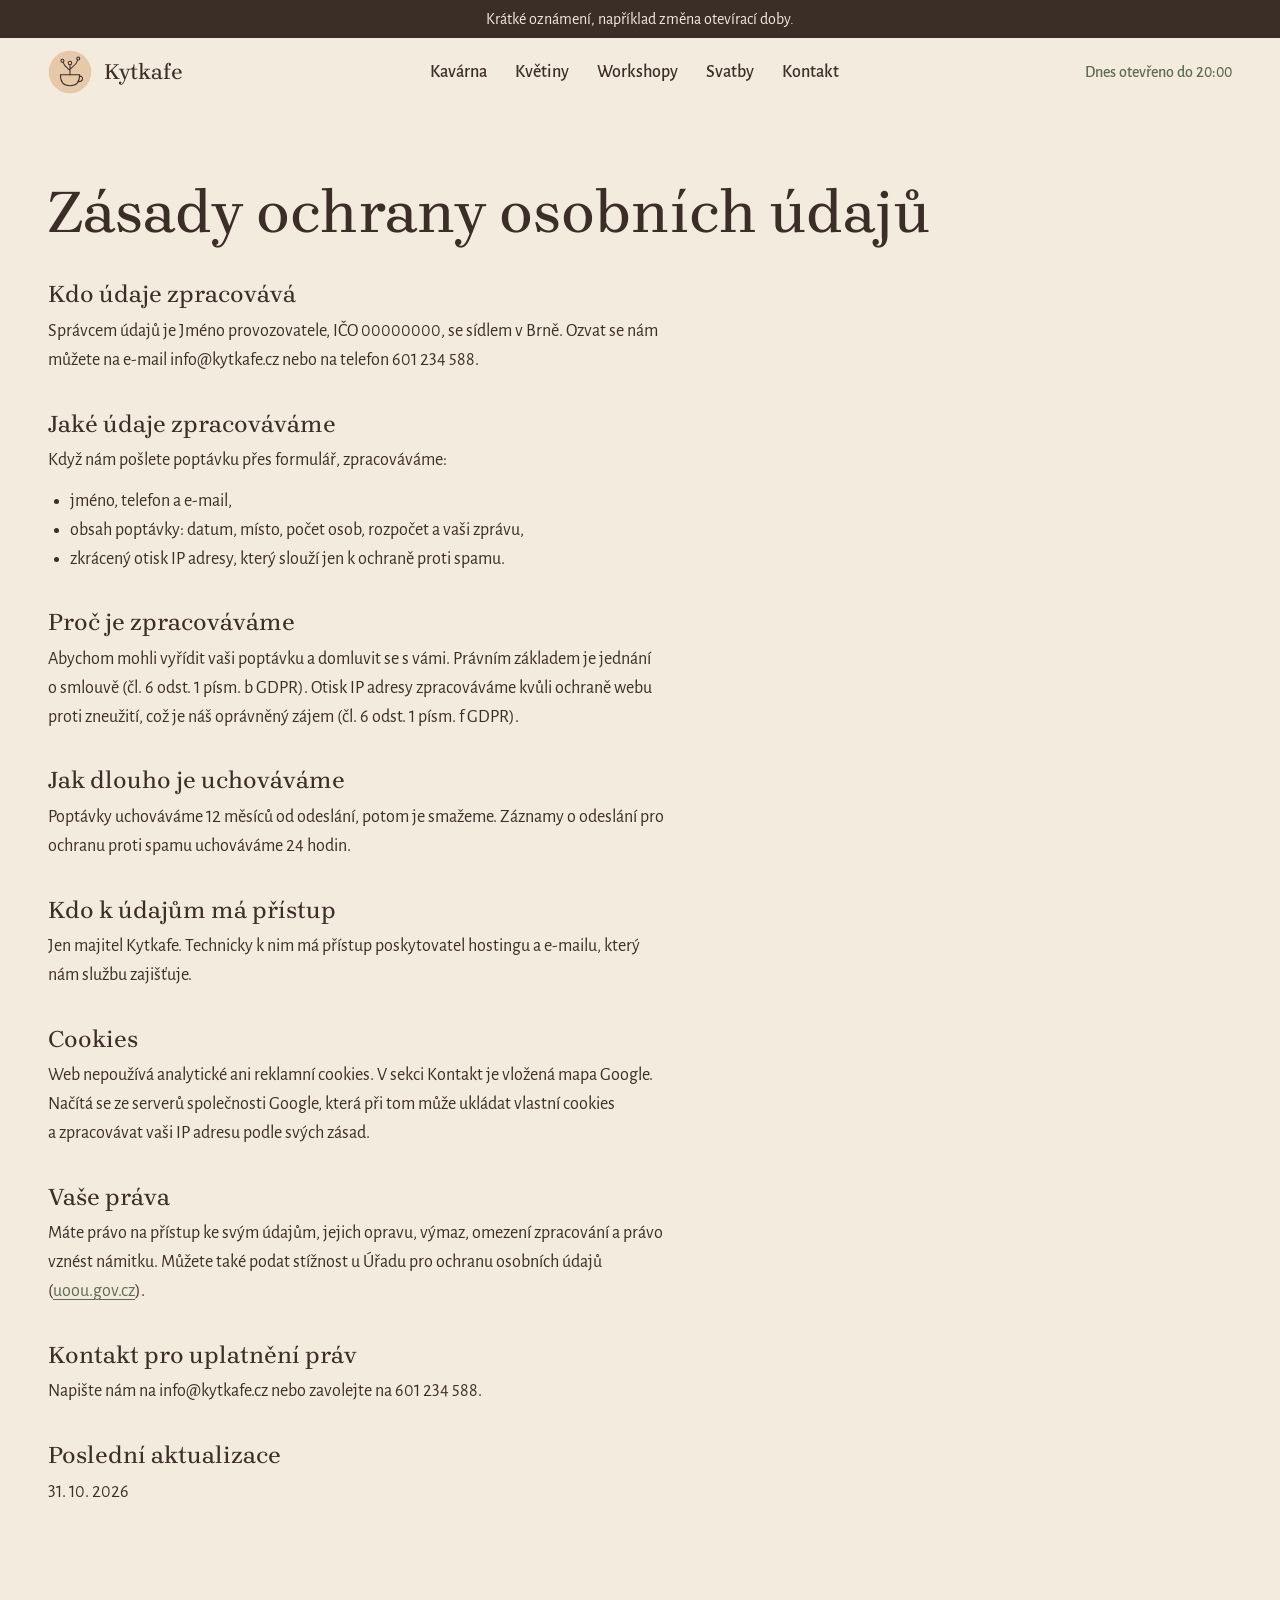
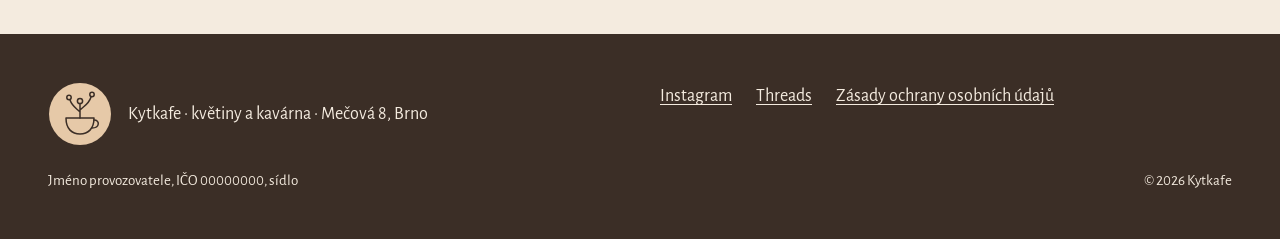
<file: zasady.html>
<!doctype html>
<html lang="cs">
<head>
<meta charset="utf-8">
<meta name="viewport" content="width=device-width, initial-scale=1">
<title>Zásady ochrany osobních údajů, Kytkafe Brno</title>
<meta name="description" content="Jak Kytkafe zpracovává osobní údaje z poptávkového formuláře.">
<!-- Demo ukázka: nesmí se indexovat. Odstranit až u ostrého webu. -->
<meta name="robots" content="noindex, nofollow">
<meta name="theme-color" content="#F4EBDF">
<link rel="icon" href="assets/svg/favicon.svg" type="image/svg+xml">
<link rel="preload" href="assets/fonts/brygada-1918-latin-500-normal.woff2" as="font" type="font/woff2" crossorigin>
<link rel="preload" href="assets/fonts/alegreya-sans-latin-400-normal.woff2" as="font" type="font/woff2" crossorigin>
<link rel="stylesheet" href="assets/css/style.css">
<script>document.documentElement.classList.add('js');</script>
</head>
<body>
<a class="skip" href="#obsah">Přeskočit na obsah</a>

<div class="oznameni"><p>Krátké oznámení, například změna otevírací doby.</p></div>

<header class="hlavicka">
  <div class="obal hlavicka-vnitrek">
    <a class="logo-odkaz" href="index.html" aria-label="Kytkafe, zpět nahoru"><svg class="kresba" width="44" height="44" aria-hidden="true" focusable="false"><use href="assets/svg/kresby.svg#logo"/></svg><span>Kytkafe</span></a>
    <button class="menu-tlacitko" type="button" aria-label="Menu" aria-expanded="false" aria-controls="nav"><span class="menu-ikona" aria-hidden="true"></span></button>
    <p class="stav" data-stav-otevreni></p>
    <nav class="nav" id="nav" aria-label="Hlavní navigace">
      <ul class="nav-odkazy">
        <li><a href="index.html#kavarna">Kavárna</a></li>
        <li><a href="index.html#kvetiny">Květiny</a></li>
        <li><a href="index.html#workshopy">Workshopy</a></li>
        <li><a href="index.html#svatby">Svatby</a></li>
        <li><a href="index.html#kontakt">Kontakt</a></li>
      </ul>
      <div class="nav-rychle">
        <a class="btn btn-vedlejsi" href="tel:+420601234588">Zavolat</a>
        <a class="btn btn-hlavni" href="https://www.google.com/maps/dir/?api=1&amp;destination=Me%C4%8Dov%C3%A1%208%2C%20Brno">Navigovat</a>
      </div>
    </nav>
  </div>
</header>

<main id="obsah">
  <div class="obal">
    <div class="text-stranka">
      <h1>Zásady ochrany osobních údajů</h1>

      <h2>Kdo údaje zpracovává</h2>
      <p>Správcem údajů je Jméno provozovatele, IČO 00000000, se sídlem v&nbsp;Brně. Ozvat se nám můžete na e-mail info@kytkafe.cz nebo na telefon 601&nbsp;234&nbsp;588.</p>

      <h2>Jaké údaje zpracováváme</h2>
      <p>Když nám pošlete poptávku přes formulář, zpracováváme:</p>
      <ul>
        <li>jméno, telefon a&nbsp;e-mail,</li>
        <li>obsah poptávky: datum, místo, počet osob, rozpočet a&nbsp;vaši zprávu,</li>
        <li>zkrácený otisk IP adresy, který slouží jen k&nbsp;ochraně proti spamu.</li>
      </ul>

      <h2>Proč je zpracováváme</h2>
      <p>Abychom mohli vyřídit vaši poptávku a&nbsp;domluvit se s&nbsp;vámi. Právním základem je jednání o&nbsp;smlouvě (čl. 6 odst. 1 písm. b GDPR). Otisk IP adresy zpracováváme kvůli ochraně webu proti zneužití, což je náš oprávněný zájem (čl. 6 odst. 1 písm. f GDPR).</p>

      <h2>Jak dlouho je uchováváme</h2>
      <p>Poptávky uchováváme 12 měsíců od odeslání, potom je smažeme. Záznamy o&nbsp;odeslání pro ochranu proti spamu uchováváme 24 hodin.</p>

      <h2>Kdo k&nbsp;údajům má přístup</h2>
      <p>Jen majitel Kytkafe. Technicky k&nbsp;nim má přístup poskytovatel hostingu a&nbsp;e-mailu, který nám službu zajišťuje.</p>

      <h2>Cookies</h2>
      <p>Web nepoužívá analytické ani reklamní cookies. V&nbsp;sekci Kontakt je vložená mapa Google. Načítá se ze serverů společnosti Google, která při tom může ukládat vlastní cookies a&nbsp;zpracovávat vaši IP adresu podle svých zásad.</p>

      <h2>Vaše práva</h2>
      <p>Máte právo na přístup ke svým údajům, jejich opravu, výmaz, omezení zpracování a&nbsp;právo vznést námitku. Můžete také podat stížnost u&nbsp;Úřadu pro ochranu osobních údajů (<a href="https://uoou.gov.cz">uoou.gov.cz</a>).</p>

      <h2>Kontakt pro uplatnění práv</h2>
      <p>Napište nám na info@kytkafe.cz nebo zavolejte na 601&nbsp;234&nbsp;588.</p>

      <h2>Poslední aktualizace</h2>
      <p>31. 10. 2026</p>
    </div>
  </div>
</main>

<footer class="paticka">
  <div class="obal paticka-vnitrek">
    <div>
      <div class="paticka-logo">
        <svg class="kresba" width="64" height="64" aria-hidden="true" focusable="false"><use href="assets/svg/kresby.svg#logo"/></svg>
        <p>Kytkafe · květiny a&nbsp;kavárna · Mečová 8, Brno</p>
      </div>
    </div>
    <div class="vpravo">
      <ul class="paticka-odkazy">
        <li><a href="https://www.instagram.com/kytkafe_brno/">Instagram</a></li>
        <li><a href="https://www.threads.net/@kytkafe_brno">Threads</a></li>
        <li><a href="zasady.html">Zásady ochrany osobních údajů</a></li>
      </ul>
    </div>
    <p class="mala">Jméno provozovatele, IČO 00000000, sídlo</p>
    <p class="mala vpravo">© 2026 Kytkafe</p>
  </div>
</footer>

<script type="application/json" id="oteviraci-doba">
{
  "tyden": [
    {"intervaly": [["09:00", "18:00"]]},
    {"intervaly": [["09:00", "18:00"]]},
    {"intervaly": [["09:00", "18:00"]]},
    {"intervaly": [["09:00", "18:00"]]},
    {"intervaly": [["09:00", "20:00"]]},
    {"intervaly": [["09:00", "15:00"]]},
    {"intervaly": []}
  ],
  "vyjimky": []
}
</script>
<script src="assets/js/main.js" defer></script>
</body>
</html>
</file>
<file: assets/css/style.css>
/* Kytkafe: demo web, fáze 1. Koncept "herbář": papír, inkoustové linky, štítky. */

/* ---------- Fonty (lokálně, jen latin a latin-ext) ---------- */
@font-face { font-family: "Brygada 1918"; font-style: normal; font-weight: 500; font-display: swap;
  src: url("../fonts/brygada-1918-latin-500-normal.woff2") format("woff2");
  unicode-range: U+0000-00FF, U+0131, U+0152-0153, U+02BB-02BC, U+02C6, U+02DA, U+02DC, U+2000-206F, U+2074, U+20AC, U+2122, U+2191, U+2193, U+2212, U+2215, U+FEFF, U+FFFD; }
@font-face { font-family: "Brygada 1918"; font-style: normal; font-weight: 500; font-display: swap;
  src: url("../fonts/brygada-1918-latin-ext-500-normal.woff2") format("woff2");
  unicode-range: U+0100-02BA, U+02BD-02C5, U+02C7-02CC, U+02CE-02D7, U+02DD-02FF, U+0304, U+0308, U+0329, U+1D00-1DBF, U+1E00-1E9F, U+1EF2-1EFF, U+2020, U+20A0-20AB, U+20AD-20C0, U+2113, U+2C60-2C7F, U+A720-A7FF; }
@font-face { font-family: "Brygada 1918"; font-style: italic; font-weight: 500; font-display: swap;
  src: url("../fonts/brygada-1918-latin-500-italic.woff2") format("woff2");
  unicode-range: U+0000-00FF, U+0131, U+0152-0153, U+02BB-02BC, U+02C6, U+02DA, U+02DC, U+2000-206F, U+2074, U+20AC, U+2122, U+2191, U+2193, U+2212, U+2215, U+FEFF, U+FFFD; }
@font-face { font-family: "Brygada 1918"; font-style: italic; font-weight: 500; font-display: swap;
  src: url("../fonts/brygada-1918-latin-ext-500-italic.woff2") format("woff2");
  unicode-range: U+0100-02BA, U+02BD-02C5, U+02C7-02CC, U+02CE-02D7, U+02DD-02FF, U+0304, U+0308, U+0329, U+1D00-1DBF, U+1E00-1E9F, U+1EF2-1EFF, U+2020, U+20A0-20AB, U+20AD-20C0, U+2113, U+2C60-2C7F, U+A720-A7FF; }

@font-face { font-family: "Alegreya Sans"; font-style: normal; font-weight: 400; font-display: swap;
  src: url("../fonts/alegreya-sans-latin-400-normal.woff2") format("woff2");
  unicode-range: U+0000-00FF, U+0131, U+0152-0153, U+02BB-02BC, U+02C6, U+02DA, U+02DC, U+2000-206F, U+2074, U+20AC, U+2122, U+2191, U+2193, U+2212, U+2215, U+FEFF, U+FFFD; }
@font-face { font-family: "Alegreya Sans"; font-style: normal; font-weight: 400; font-display: swap;
  src: url("../fonts/alegreya-sans-latin-ext-400-normal.woff2") format("woff2");
  unicode-range: U+0100-02BA, U+02BD-02C5, U+02C7-02CC, U+02CE-02D7, U+02DD-02FF, U+0304, U+0308, U+0329, U+1D00-1DBF, U+1E00-1E9F, U+1EF2-1EFF, U+2020, U+20A0-20AB, U+20AD-20C0, U+2113, U+2C60-2C7F, U+A720-A7FF; }
@font-face { font-family: "Alegreya Sans"; font-style: italic; font-weight: 400; font-display: swap;
  src: url("../fonts/alegreya-sans-latin-400-italic.woff2") format("woff2");
  unicode-range: U+0000-00FF, U+0131, U+0152-0153, U+02BB-02BC, U+02C6, U+02DA, U+02DC, U+2000-206F, U+2074, U+20AC, U+2122, U+2191, U+2193, U+2212, U+2215, U+FEFF, U+FFFD; }
@font-face { font-family: "Alegreya Sans"; font-style: italic; font-weight: 400; font-display: swap;
  src: url("../fonts/alegreya-sans-latin-ext-400-italic.woff2") format("woff2");
  unicode-range: U+0100-02BA, U+02BD-02C5, U+02C7-02CC, U+02CE-02D7, U+02DD-02FF, U+0304, U+0308, U+0329, U+1D00-1DBF, U+1E00-1E9F, U+1EF2-1EFF, U+2020, U+20A0-20AB, U+20AD-20C0, U+2113, U+2C60-2C7F, U+A720-A7FF; }
@font-face { font-family: "Alegreya Sans"; font-style: normal; font-weight: 500; font-display: swap;
  src: url("../fonts/alegreya-sans-latin-500-normal.woff2") format("woff2");
  unicode-range: U+0000-00FF, U+0131, U+0152-0153, U+02BB-02BC, U+02C6, U+02DA, U+02DC, U+2000-206F, U+2074, U+20AC, U+2122, U+2191, U+2193, U+2212, U+2215, U+FEFF, U+FFFD; }
@font-face { font-family: "Alegreya Sans"; font-style: normal; font-weight: 500; font-display: swap;
  src: url("../fonts/alegreya-sans-latin-ext-500-normal.woff2") format("woff2");
  unicode-range: U+0100-02BA, U+02BD-02C5, U+02C7-02CC, U+02CE-02D7, U+02DD-02FF, U+0304, U+0308, U+0329, U+1D00-1DBF, U+1E00-1E9F, U+1EF2-1EFF, U+2020, U+20A0-20AB, U+20AD-20C0, U+2113, U+2C60-2C7F, U+A720-A7FF; }

@font-face { font-family: "Caveat"; font-style: normal; font-weight: 500; font-display: swap;
  src: url("../fonts/caveat-latin-500-normal.woff2") format("woff2");
  unicode-range: U+0000-00FF, U+0131, U+0152-0153, U+02BB-02BC, U+02C6, U+02DA, U+02DC, U+2000-206F, U+2074, U+20AC, U+2122, U+2191, U+2193, U+2212, U+2215, U+FEFF, U+FFFD; }
@font-face { font-family: "Caveat"; font-style: normal; font-weight: 500; font-display: swap;
  src: url("../fonts/caveat-latin-ext-500-normal.woff2") format("woff2");
  unicode-range: U+0100-02BA, U+02BD-02C5, U+02C7-02CC, U+02CE-02D7, U+02DD-02FF, U+0304, U+0308, U+0329, U+1D00-1DBF, U+1E00-1E9F, U+1EF2-1EFF, U+2020, U+20A0-20AB, U+20AD-20C0, U+2113, U+2C60-2C7F, U+A720-A7FF; }

/* ---------- Základ ---------- */
:root {
  --paper: #F4EBDF;
  --sand: #E6C9A8;
  --ink: #3B2E26;
  --sage: #5E6B4E;
  --hip: #9C4A52;

  --font-head: "Brygada 1918", Georgia, serif;
  --font-text: "Alegreya Sans", system-ui, sans-serif;
  --font-hand: "Caveat", cursive;

  --pad: clamp(16px, 4vw, 48px);
  --gap-sekce: clamp(72px, 10vw, 128px);
  --hlavicka: 72px; /* orientační výška přichycené hlavičky pro scroll-margin-top */
}

*, *::before, *::after { box-sizing: border-box; }

html { scroll-behavior: smooth; -webkit-text-size-adjust: 100%; }
@media (prefers-reduced-motion: reduce) { html { scroll-behavior: auto; } }

body {
  margin: 0;
  background: var(--paper);
  color: var(--ink);
  font-family: var(--font-text);
  font-size: 1.125rem;
  line-height: 1.6;
  font-variant-numeric: lining-nums; /* Alegreya má jinak číslice na výšku textu, 00 by vypadalo jako oo */
}

img, svg { display: block; max-width: 100%; }
h1, h2, h3, p, ul, ol, figure, dl, dd { margin: 0; }
ul, ol { padding: 0; list-style: none; }

h1, h2, h3 { font-family: var(--font-head); font-weight: 500; color: var(--ink); }
h1 { font-size: clamp(2.25rem, 1.6rem + 3vw, 3.75rem); line-height: 1.1; }
h2 { font-size: clamp(1.75rem, 1.4rem + 1.6vw, 2.5rem); line-height: 1.15; }
h3 { font-size: 1.375rem; line-height: 1.25; }

p { max-width: 62ch; }
.perex { font-size: 1.25rem; line-height: 1.5; }
.mala { font-size: 0.9375rem; line-height: 1.4; }

a { color: var(--sage); text-decoration: underline; text-decoration-thickness: 1px; text-underline-offset: 3px;
    transition: text-decoration-thickness 120ms; }
a:hover { text-decoration-thickness: 2px; }

:focus-visible { outline: 2px solid var(--hip); outline-offset: 3px; }

.kresba { fill: none; stroke: currentColor; flex: none; }
.skryty { position: absolute; width: 1px; height: 1px; overflow: hidden; clip-path: inset(50%); white-space: nowrap; }

.skip { position: absolute; left: 8px; top: -100px; z-index: 100; background: var(--ink); color: var(--paper);
        padding: 10px 16px; }
.skip:focus { top: 8px; }

.obal { max-width: calc(1200px + 2 * var(--pad)); margin-inline: auto; padding-inline: var(--pad); }

/* ---------- Tlačítka ---------- */
.btn {
  display: inline-flex; align-items: center; justify-content: center;
  min-height: 48px; padding: 0 28px;
  border: 1.5px solid var(--ink);
  font: 500 1.125rem/1 var(--font-text);
  text-decoration: none; cursor: pointer;
  transition: background-color 120ms, border-color 120ms;
}
.btn-hlavni { background: var(--ink); color: var(--paper); }
.btn-hlavni:hover { background: var(--sage); border-color: var(--sage); }
.btn-vedlejsi { background: transparent; color: var(--ink); }
.btn-vedlejsi:hover { background: var(--sand); }
.btn-male { min-height: 44px; padding: 0 20px; }
.tlacitka { display: flex; flex-direction: column; gap: 12px; }

/* ---------- Štítek (herbářový rámeček) ---------- */
.stitek { border: 1px solid var(--ink); padding: 16px 20px; }
.stitek-popisek { font-weight: 500; font-size: 0.9375rem; line-height: 1.4; margin-bottom: 6px; }
.stitek p, .stitek li { max-width: none; }
.stitek-radky > * + * { margin-top: 2px; }

/* ---------- Oznámení ---------- */
.oznameni { background: var(--ink); color: var(--paper); text-align: center; padding: 8px var(--pad); font-size: 1rem; line-height: 1.4; }
.oznameni p { max-width: none; }

/* ---------- Hlavička ---------- */
.hlavicka { position: sticky; top: 0; z-index: 50; background: transparent; border-bottom: 1px solid transparent; }
.hlavicka.je-odscrollovano { background: var(--sand); border-bottom-color: var(--ink); }
.hlavicka-vnitrek { display: grid; grid-template-columns: 1fr auto; align-items: center; gap: 4px 16px; padding-block: 10px; }
.logo-odkaz { grid-column: 1; grid-row: 1; display: inline-flex; align-items: center; gap: 12px; color: var(--ink); text-decoration: none; min-height: 44px; }
.logo-odkaz svg { width: 44px; height: 44px; color: var(--ink); }
.logo-odkaz span { font-family: var(--font-head); font-size: 1.375rem; line-height: 1; }

.stav { grid-column: 1 / -1; font-size: 0.9375rem; line-height: 1.4; font-weight: 500; }
.stav[data-stav="otevreno"] { color: var(--sage); }
.stav[data-stav="zavreno"] { color: var(--hip); }
.stav:empty { display: none; }

.menu-tlacitko { display: none; width: 44px; height: 44px; padding: 0; background: transparent; color: var(--ink);
  border: 1.5px solid var(--ink); border-radius: 2px; cursor: pointer; transition: background-color 120ms; }
/* Ikona menu: tři linky, po otevření křížek. */
.menu-ikona, .menu-ikona::before, .menu-ikona::after { display: block; width: 24px; height: 2px; background: currentColor; }
.menu-ikona { position: relative; }
.menu-ikona::before, .menu-ikona::after { content: ""; position: absolute; left: 0; }
.menu-ikona::before { top: -8px; }
.menu-ikona::after { top: 8px; }
.menu-tlacitko[aria-expanded="true"] .menu-ikona { background: transparent; }
.menu-tlacitko[aria-expanded="true"] .menu-ikona::before { top: 0; transform: rotate(45deg); }
.menu-tlacitko[aria-expanded="true"] .menu-ikona::after { top: 0; transform: rotate(-45deg); }
.menu-tlacitko:hover { background: var(--sand); }
.hlavicka.je-odscrollovano .menu-tlacitko:hover { background: var(--paper); }
.js .menu-tlacitko { display: inline-flex; align-items: center; justify-content: center; }

.nav { grid-column: 1 / -1; }
.nav ul { display: flex; flex-direction: column; }
.nav-odkazy a { display: block; padding: 10px 0; font-family: var(--font-head); font-size: 1.5rem; line-height: 1.3;
  color: var(--ink); text-decoration: none; }
.nav-odkazy a[aria-current="true"] { text-decoration: underline; text-decoration-color: var(--sage); text-decoration-thickness: 2px; text-underline-offset: 6px; }
.nav-rychle { display: flex; gap: 12px; padding: 8px 0 14px; }
.nav-rychle .btn { flex: 1; }
.js .nav:not(.je-otevrena) { display: none; }
.nav.je-otevrena { padding-top: 6px; }

@media (min-width: 720px) {
  .hlavicka-vnitrek { grid-template-columns: auto 1fr; }
  .stav { grid-column: 2; grid-row: 1; justify-self: end; text-align: right; font-size: 1rem; }
  .menu-tlacitko, .js .menu-tlacitko { display: none; }
  .js .nav:not(.je-otevrena), .nav { display: block; grid-column: 1 / -1; padding: 0 0 6px; }
  .nav-odkazy { display: flex; gap: 8px; }
  .nav ul { flex-direction: row; gap: 28px; }
  .nav-odkazy a { font-family: var(--font-text); font-size: 1.125rem; font-weight: 500; padding: 6px 0; min-height: 44px; display: inline-flex; align-items: center; }
  .nav-rychle { display: none; }
}
@media (min-width: 1080px) {
  .uvod-foto .uvod-foto-mala { left: -18%; }
  .hlavicka-vnitrek { grid-template-columns: auto 1fr auto; padding-block: 12px; }
  .stav { grid-column: 3; grid-row: 1; }
  .js .nav:not(.je-otevrena), .nav { grid-column: 2; grid-row: 1; padding: 0; justify-self: center; }
}

/* ---------- Sekce obecně ---------- */
main > section { margin-top: var(--gap-sekce); scroll-margin-top: var(--hlavicka); }
/* Mezi menu a Květinami je mezera menší, sekce na sebe navazují. */
main > #kvetiny { margin-top: clamp(48px, 6vw, 72px); }
main > section:first-child { margin-top: 0; }
.sekce-hlava { display: flex; align-items: flex-end; gap: 16px; margin-bottom: 20px; }
.sekce-hlava .kresba { width: 56px; height: 56px; }
.sekce-text > * + * { margin-top: 16px; }

/* ---------- Fotky a zástupné bloky ---------- */
.foto { margin: 0; }
.foto img { width: 100%; height: auto; aspect-ratio: 4 / 5; object-fit: cover; border-radius: 2px; }
.foto figcaption { margin-top: 6px; font-size: 0.9375rem; line-height: 1.4; font-weight: 500; }
.foto-zastupny {
  display: flex; align-items: center; justify-content: center; text-align: center;
  background: var(--sand); border: 1px solid var(--ink); border-radius: 2px;
  padding: 12px; font-size: 0.9375rem; line-height: 1.4; font-weight: 500;
  aspect-ratio: 4 / 5;
}
.foto-zastupny.pomer-1-1 { aspect-ratio: 1 / 1; }
.foto.mala-foto img { aspect-ratio: 1 / 1; }

/* ---------- Úvod ---------- */
.uvod { padding-top: clamp(32px, 6vw, 72px); }
/* Na mobilu jsou prvky úvodu pod sebou v tomto pořadí: nadpis, věta, dvě malé fotky, štítek, tlačítka.
   Fotky jsou v HTML až za textem, proto se obal textu rozpustí (display: contents) a pořadí určí order. */
.uvod-mrizka { display: flex; flex-direction: column; gap: 24px; }
.uvod-text { display: contents; }
.uvod-text > h1 { order: 1; }
.uvod-text > .perex { order: 2; }
.uvod-foto { order: 3; }
.uvod-text > .uvod-stitek { order: 4; }
.uvod-text > .tlacitka { order: 5; }
/* Štítek s adresou a vpravo vedle něj svislá větvička. Na nejužších displejích se větvička nevejde. */
.uvod-stitek { display: flex; align-items: center; gap: 12px; }
.uvod-text .stitek { flex: 0 1 auto; min-width: min(100%, 300px); }
.uvod-vetvicka { display: none; flex: none; width: 40px; height: 122px; }
@media (min-width: 384px) { .uvod-vetvicka { display: block; } }
/* Dvě malé fotky vedle sebe, druhá je níž a překrývá roh první. */
.uvod-foto { position: relative; display: flex; align-items: flex-start; padding-bottom: 4px; }
.uvod-foto .stonek { display: none; }
.uvod-foto .foto { position: relative; z-index: 1; flex: none; width: min(45%, 170px); }
.uvod-foto .uvod-foto-mala { z-index: 2; margin: 28px 0 0 -22px; outline: 4px solid var(--paper); border-radius: 2px; }
.poznamka { font-family: var(--font-hand); font-weight: 500; font-size: 1.5rem; line-height: 1.2; color: var(--ink); }
.uvod-poznamka { display: none; align-items: flex-start; gap: 8px; margin-top: 12px; }
.uvod-poznamka .sipka { width: 60px; height: 60px; margin-top: -6px; }

@media (min-width: 720px) {
  /* Fotka je užší než text a text je svisle na středu fotky, aby pod ním nezbylo prázdné místo.
     Stonky leží v pruhu nad a pod fotkou. */
  .uvod-mrizka { display: grid; grid-template-columns: repeat(12, 1fr); gap: 24px; align-items: center; }
  .uvod-text { display: flex; flex-direction: column; gap: 24px; grid-column: 1 / 8; }
  .uvod { padding-top: 16px; }
  /* Velká fotka výlohy, přes její levý dolní roh přesahuje malá fotka kávy. */
  .uvod-foto { display: block; grid-column: 8 / 13; justify-self: end; width: 100%; max-width: 420px; margin-top: 0; padding-block: 64px 92px; }
  .uvod-foto .foto { width: auto; }
  .uvod-foto .uvod-foto-mala { position: absolute; left: -6%; bottom: 124px; width: 44%; margin: 0; }
  .uvod-poznamka { display: flex; }
  .uvod-foto .stonek { display: block; position: absolute; z-index: 0; width: 260px; height: 100px; }
  .stonek-horni { left: 0; top: 0; }
  .stonek-dolni { right: 0; bottom: 0; }
  .uvod-poznamka { position: absolute; left: 0; bottom: 24px; margin-top: 0; }
  .tlacitka { flex-direction: row; }
}

/* ---------- Kavárna ---------- */
.kavarna-mrizka > * { min-width: 0; }
.menu-kategorie { display: grid; gap: 28px 40px; margin-top: 28px; }
.menu-kategorie h3 { margin-bottom: 8px; }
.menu-polozka { padding-block: 5px; }
.menu-radek { display: flex; align-items: baseline; gap: 8px; }
.menu-radek .tecky { flex: 1; border-bottom: 1px dotted var(--ink); min-width: 16px; transform: translateY(-4px); }
.menu-popis { font-size: 0.9375rem; line-height: 1.4; }
.menu-poznamka { margin-top: 20px; }
.praktika { display: flex; flex-wrap: wrap; gap: 4px 24px; margin-top: 24px; font-weight: 500; }

/* Karusel: na užších šířkách je vidět vždy jedna fotka, další se přitáhne posunutím prstem.
   Fotka končí kus před okrajem displeje. Pod karuselem jsou čárky (jedna na fotku, aktuální je tmavá)
   a po stranách větvičky. Čárky doplňuje JavaScript, bez něj zůstane jen posuvný pás. */
.karusel { display: flex; gap: 16px; overflow-x: auto; scroll-snap-type: x mandatory; align-items: flex-start;
  scrollbar-width: none; overscroll-behavior-x: contain; }
.karusel::-webkit-scrollbar { display: none; }
.karusel .foto { flex: 0 0 100%; scroll-snap-align: center; }
.karusel-carky { display: none; }
.js .karusel-carky { display: flex; align-items: center; justify-content: center; gap: 12px; margin-top: 10px; }
.carky { display: flex; gap: 6px; }
.carky button { width: 18px; height: 24px; padding: 0; border: 0; background: transparent; cursor: pointer; }
.carky button::before { content: ""; display: block; height: 3px; border-radius: 2px; background: var(--sand); }
.carky button[aria-current="true"]::before { background: var(--ink); }
.vetvicka { width: clamp(52px, 15vw, 78px); height: auto; aspect-ratio: 78 / 30; flex: none; }
.vetvicka-leva { transform: scaleX(-1); }
.kavarna-fotky { margin-top: 28px; }
.kavarna-fotky + .karusel-carky { margin-bottom: 28px; }
@media (min-width: 720px) {
  .kavarna-fotky, .kavarna-fotky + .karusel-carky { max-width: 420px; }
}
.kavarna-menu { margin-top: 0; }

@media (min-width: 720px) {
  .menu-kategorie { grid-template-columns: 1fr 1fr; }
}
@media (min-width: 1080px) {
  /* Dva sloupce malých fotek vpravo vedle textu a menu, pravý sloupec posunutý dolů */
  .kavarna-mrizka { display: grid; grid-template-columns: repeat(12, 1fr); grid-template-rows: auto 1fr; gap: 0 24px; }
  .kavarna-intro { grid-column: 1 / 8; grid-row: 1; }
  .kavarna-menu { grid-column: 1 / 8; grid-row: 2; }
  .kavarna-fotky { grid-column: 9 / 13; grid-row: 1 / span 2; display: grid; grid-template-columns: 1fr 1fr; gap: 16px;
    overflow: visible; max-width: none; margin: 0; padding: 56px 0 48px; align-self: start; }
  .kavarna-fotky .foto { flex: none; position: relative; }
  .kavarna-fotky .foto:nth-child(even) { top: 48px; }
  .js .kavarna-fotky + .karusel-carky { display: none; }
}

/* ---------- Květiny ---------- */
.kv-info { display: grid; gap: 16px; align-items: start; max-width: 780px; }
.stitek-tabulka { display: grid; grid-template-columns: max-content 1fr; gap: 6px 16px; margin: 0; }
.stitek-tabulka dt { font-weight: 500; }
.stitek-tabulka dd { margin: 0; }
.objednat-nadpis { font-weight: 500; margin-bottom: 10px; }
.tlacitka-rada { display: flex; flex-wrap: wrap; gap: 10px; }
@media (min-width: 720px) { .kv-info { grid-template-columns: 1.5fr 1fr; } }
.pas { margin-top: 36px; }
@media (min-width: 720px) {
  .pas { display: grid; grid-template-columns: repeat(3, 1fr); overflow: visible; }
  .pas .foto { flex: none; }
  .js .pas + .karusel-carky { display: none; }
}

/* ---------- Workshopy (jen informační) ---------- */
.workshopy-mrizka > * { min-width: 0; }
.stitek-akce { display: flex; flex-direction: column; align-items: flex-start; gap: 12px; max-width: 480px; }
.workshopy-fotky { display: grid; grid-template-columns: 1fr 1fr; gap: 16px; margin-top: 32px; align-items: start; }
@media (min-width: 1080px) {
  .workshopy-mrizka { display: grid; grid-template-columns: repeat(12, 1fr); gap: 24px; }
  .workshopy-text { grid-column: 1 / 7; }
  .workshopy-fotky { grid-column: 8 / 13; margin-top: 0; }
  .workshopy-fotky .foto:nth-child(2) { margin-top: 48px; }
}

/* ---------- Svatby ---------- */
.svatby-mrizka > * { min-width: 0; }
.svatby-fotky { max-width: 520px; margin-top: 36px; }
/* Obě fotky podobně velké (4:5 a 1:1), druhá překrývá roh první o 40 px */
.svatby-fotky .velka { width: 52%; }
.svatby-fotky .mala-foto { width: 52%; margin: -40px 0 0 calc(52% - 40px); position: relative; }
.seznam-listky li { display: flex; align-items: center; gap: 10px; }
.seznam-listky .kresba { width: 14px; height: 14px; }
.seznam-listky { margin-top: 16px; }
.svatby-text .btn { margin-top: 24px; align-self: flex-start; }
.svatby-text { display: flex; flex-direction: column; }
@media (min-width: 1080px) {
  .svatby-mrizka { display: grid; grid-template-columns: repeat(12, 1fr); gap: 24px; align-items: center; }
  .svatby-fotky { grid-column: 1 / 7; grid-row: 1; margin-top: 0; max-width: none; }
  .svatby-text { grid-column: 8 / 13; grid-row: 1; }
}

/* ---------- Formulář ---------- */
.napiste { background: var(--sand); padding-block: clamp(48px, 8vw, 96px); }
.napiste-mrizka > * { min-width: 0; }
.napiste-vedle { margin-top: 24px; background: var(--paper); align-self: start; }
.formular { margin-top: 12px; display: flex; flex-direction: column; gap: 22px; max-width: 640px; }
.formular fieldset { border: 0; margin: 0; padding: 0; min-width: 0; }
.formular legend, .formular label.pole-popisek { font-weight: 500; font-size: 1rem; padding: 0; margin-bottom: 6px; display: block; }
.formular input[type="text"], .formular input[type="email"], .formular input[type="tel"],
.formular input[type="date"], .formular input[type="number"], .formular select, .formular textarea {
  width: 100%; min-height: 48px; padding: 8px 12px; background: var(--paper); color: var(--ink);
  border: 1.5px solid var(--ink); border-radius: 0; font: 400 1.125rem/1.4 var(--font-text);
}
.formular textarea { min-height: 120px; resize: vertical; }
.formular [aria-invalid="true"] { border: 2px solid var(--hip); }
.chyba { margin-top: 6px; font-size: 1rem; line-height: 1.4; }
.chyba:empty { display: none; }
.napoveda { font-size: 0.9375rem; line-height: 1.4; margin-top: 6px; }
.volby { display: grid; gap: 10px; }
.volba { display: flex; align-items: center; gap: 12px; min-height: 48px; padding: 8px 14px; border: 1px solid var(--ink); background: var(--paper); cursor: pointer; }
.volba input { width: 20px; height: 20px; margin: 0; accent-color: var(--ink); flex: none; }
.volba:has(input:checked) { border-width: 2px; padding: 7px 13px; }
.formular .skupina { display: flex; flex-direction: column; gap: 18px; padding-top: 4px; }
.napiste-cas { margin-top: 28px; font-weight: 500; }
.krok { display: flex; flex-direction: column; gap: 18px; }
.formular .krok > legend { font-family: var(--font-head); font-size: 1.375rem; line-height: 1.25; margin-bottom: 14px; }
.krok-stav:empty { display: none; }
.krok-stav { font-weight: 500; margin-bottom: -10px; }
.krok[hidden] { display: none; }
.kroky-tlacitka { display: flex; gap: 12px; flex-wrap: wrap; }
.kroky-tlacitka .btn[hidden] { display: none; }
.formular { scroll-margin-top: calc(var(--hlavicka) + 16px); }
.skupina-nadpis { font-family: var(--font-head); font-size: 1.125rem; }
.js .skupina[hidden] { display: none; }
.dva { display: grid; gap: 22px; }
.pasti { position: absolute; left: -9999px; width: 1px; height: 1px; overflow: hidden; }
.demo-poznamka { margin-top: -8px; }
.potvrzeni { padding: 24px; background: var(--paper); border: 1px solid var(--ink); max-width: 640px; margin-top: 28px; }
.potvrzeni:focus { outline-offset: 3px; }
.formular-chyba-souhrn { color: var(--ink); }

@media (min-width: 720px) {
  .volby { grid-template-columns: 1fr 1fr; }
  .dva { grid-template-columns: 1fr 1fr; }
}
@media (max-width: 719px) { .kroky-tlacitka .btn { flex: 1; } }
@media (min-width: 1080px) {
  .napiste-mrizka { display: grid; grid-template-columns: repeat(12, 1fr); gap: 0 24px; }
  .napiste-uvod, .napiste-cas, .napiste-mrizka > .formular, .napiste-mrizka > .potvrzeni { grid-column: 1 / 8; }
  .napiste-vedle { grid-column: 9 / 13; grid-row: 2 / span 2; margin-top: 28px; }
}

/* ---------- Kontakt ---------- */
.kontakt-mrizka > * { min-width: 0; }
.kontakt-stitky { display: flex; flex-direction: column; gap: 20px; }
.hodiny { width: 100%; border-collapse: collapse; }
.hodiny th, .hodiny td { text-align: left; font-weight: 400; padding: 3px 0; }
.hodiny td { text-align: right; }
.hodiny th { position: relative; padding-left: 18px; }
.hodiny tr.je-dnes th, .hodiny tr.je-dnes td { font-weight: 500; }
.hodiny tr.je-dnes th::before { content: ""; position: absolute; left: 2px; top: 50%; width: 8px; height: 8px; margin-top: -4px; border-radius: 50%; background: var(--sage); }
.hodiny.zavreno tr.je-dnes th::before { background: var(--hip); }
.vyjimky { margin-top: 10px; padding-top: 8px; border-top: 1px solid var(--ink); }
.kontakt-radky li { display: flex; align-items: center; gap: 10px; min-height: 36px; }
.kontakt-radky .kresba { width: 20px; height: 20px; }
.kontakt-jak { margin-top: 10px; }
.mapa { margin-top: 24px; }
.mapa-blok { position: relative; aspect-ratio: 4 / 3; background: var(--sand); border: 1px solid var(--ink); border-radius: 2px;
  overflow: hidden; }
.mapa-blok iframe { position: absolute; inset: 0; width: 100%; height: 100%; border: 0; }
.mapa-odkazy { display: flex; flex-wrap: wrap; gap: 4px 24px; margin-top: 10px; }
@media (min-width: 1080px) {
  .kontakt-mrizka { display: grid; grid-template-columns: repeat(12, 1fr); gap: 24px; align-items: start; }
  .kontakt-stitky { grid-column: 1 / 6; }
  .mapa { grid-column: 7 / 13; margin-top: 0; }
}

/* ---------- Patička ---------- */
.paticka { margin-top: var(--gap-sekce); background: var(--ink); color: var(--paper); padding-block: 48px; }
.paticka a { color: var(--paper); text-decoration-color: var(--paper); }
.paticka-vnitrek { display: flex; flex-direction: column; gap: 24px; }
.paticka-logo { display: flex; align-items: center; gap: 16px; }
.paticka-logo svg { width: 64px; height: 64px; color: var(--ink); flex: none; }
.paticka-odkazy { display: flex; flex-wrap: wrap; gap: 4px 24px; }
.paticka p { max-width: none; }
.paticka .mala { }
@media (min-width: 720px) {
  .paticka-vnitrek { display: grid; grid-template-columns: 1fr 1fr; gap: 24px 40px; }
  .paticka-vnitrek .vpravo { text-align: right; }
}

/* ---------- Textové stránky (zásady, 404) ---------- */
.text-stranka { padding-top: clamp(32px, 6vw, 72px); }
.text-stranka h1 { margin-bottom: 28px; }
.text-stranka h2 { font-size: 1.5rem; margin-top: 36px; margin-bottom: 8px; }
.text-stranka p + p, .text-stranka p + ul, .text-stranka ul + p { margin-top: 12px; }
.text-stranka ul { padding-left: 1.2em; list-style: disc; max-width: 62ch; }
.stranka-404 { display: flex; flex-direction: column; align-items: flex-start; gap: 20px; padding-top: clamp(48px, 8vw, 96px); }
.stranka-404 .kresba { width: 96px; height: 96px; }
</file>
